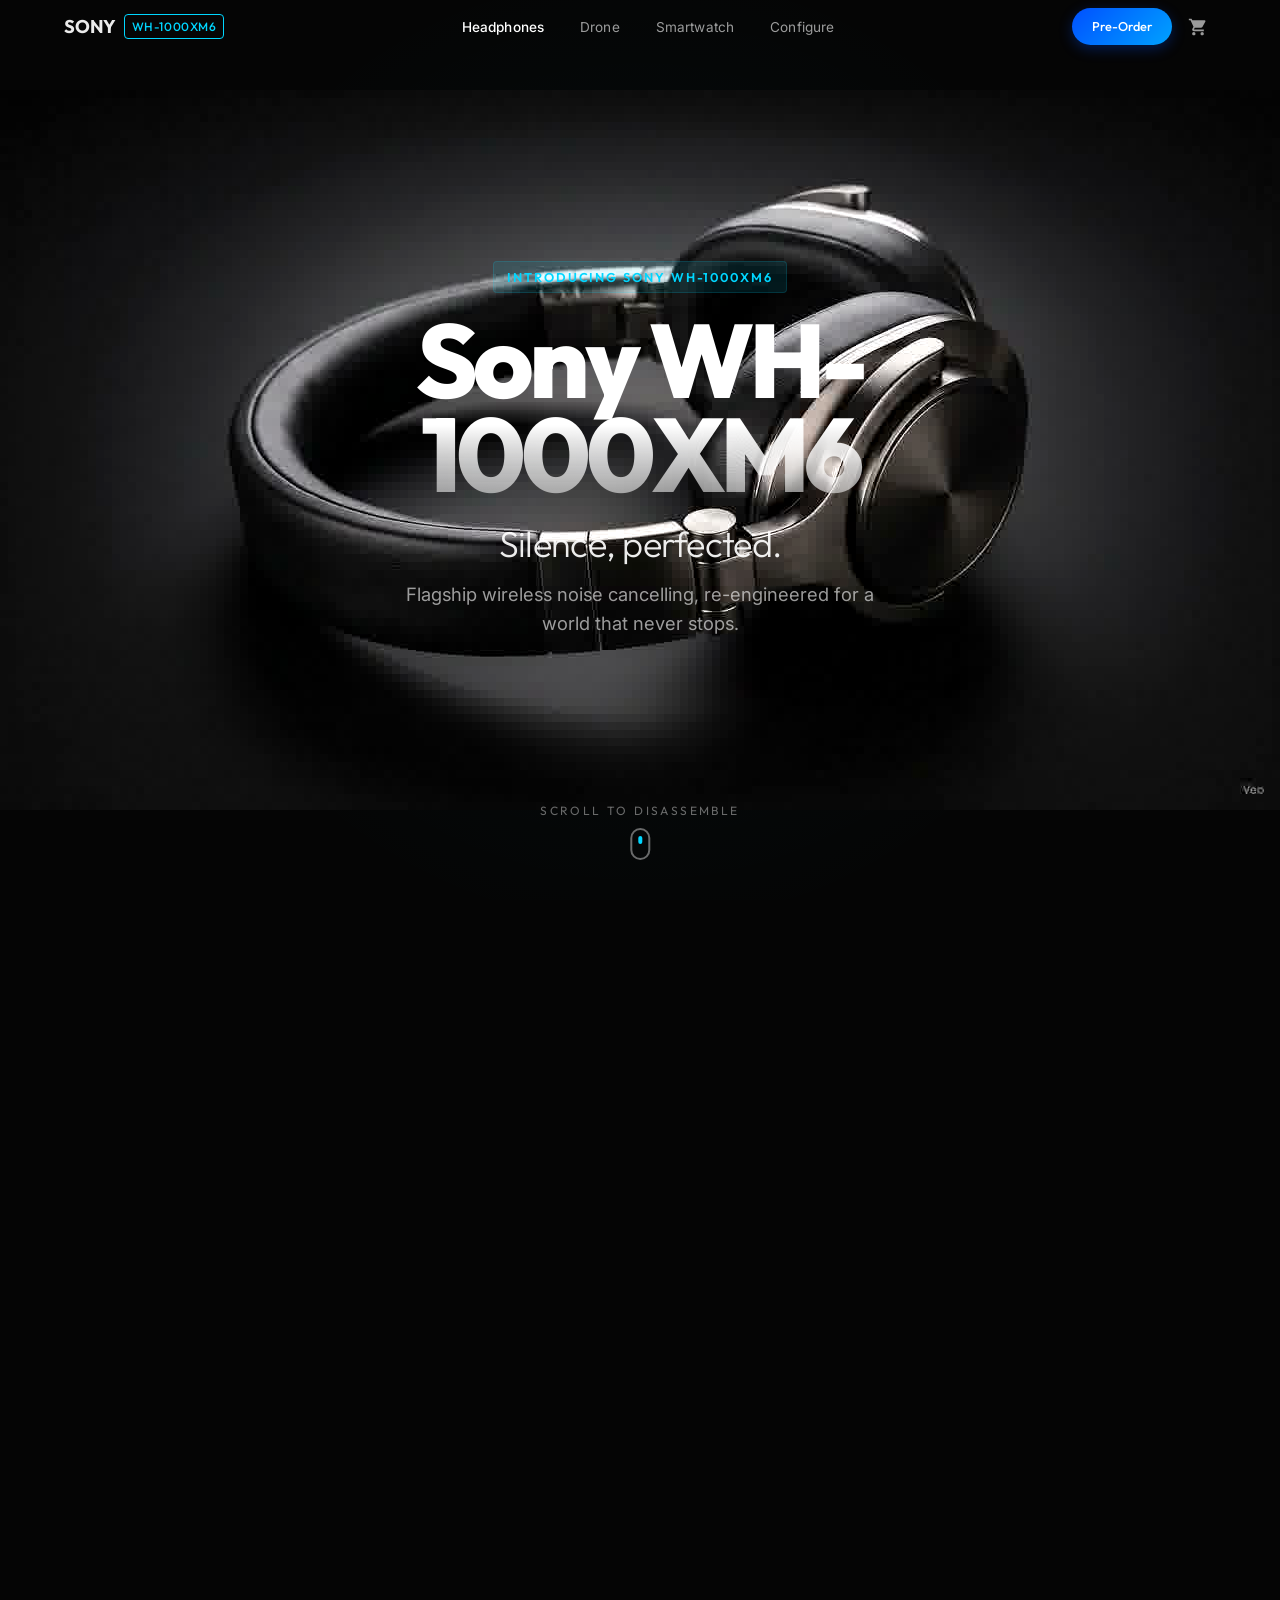
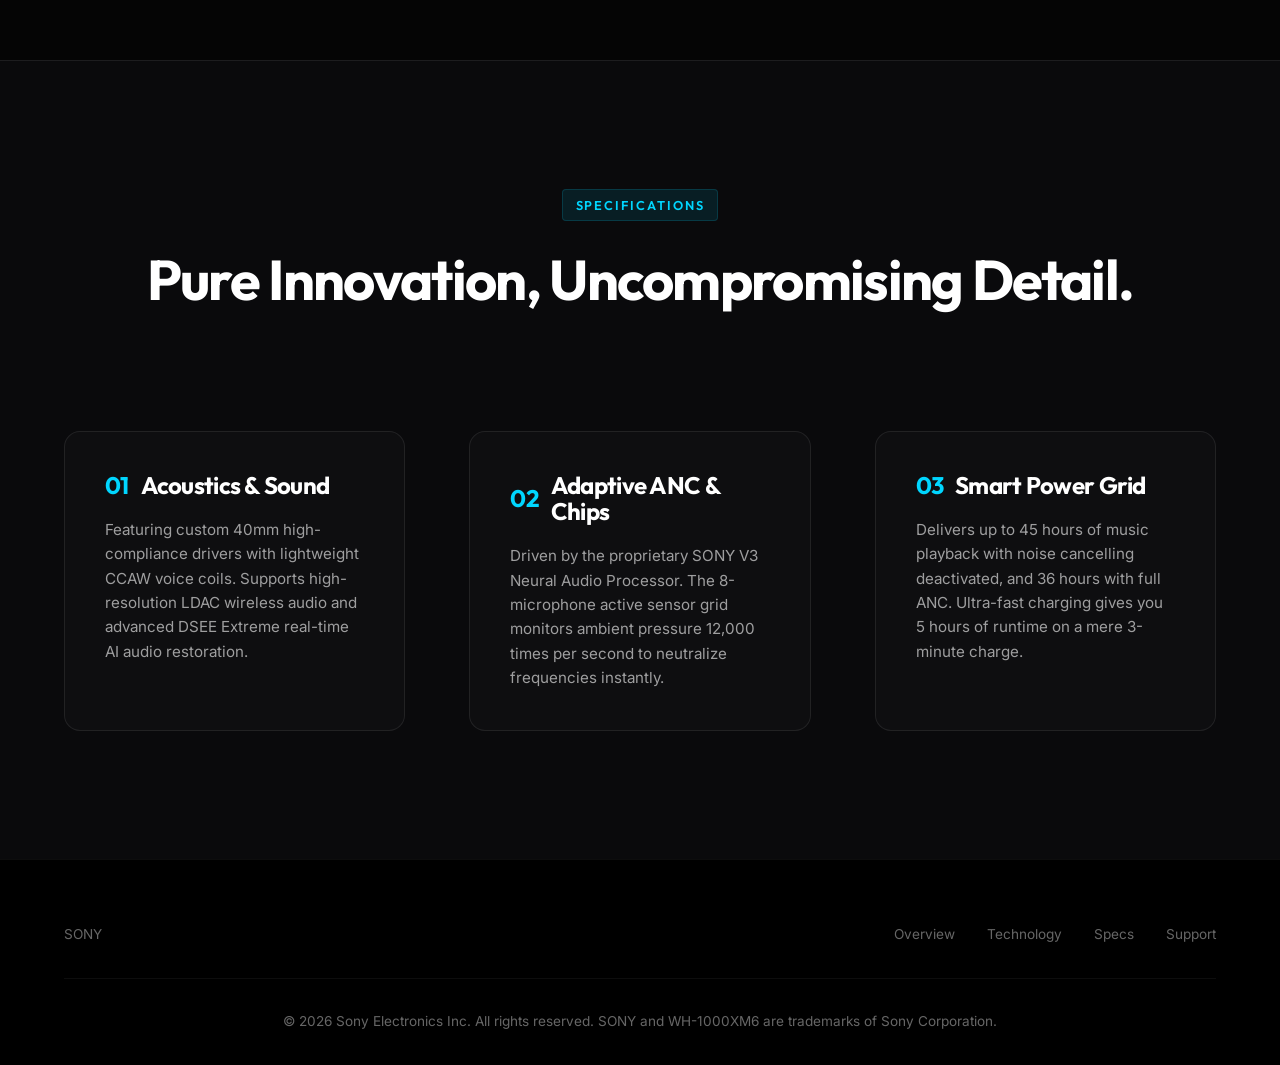
<file: index.html>
<!DOCTYPE html>
<html lang="en">
<head>
  <meta charset="UTF-8">
  <meta name="viewport" content="width=device-width, initial-scale=1.0">
  <meta name="description" content="Experience the Sony WH-1000XM6. Ultra-premium flagship noise-cancelling headphones featuring studio-grade clarity, adaptive noise cancellation, and luxury design.">
  <title>Sony WH-1000XM6 — Silence, Perfected.</title>
  <link rel="stylesheet" href="./styles.css">
</head>
<body>

  <!-- Cinematic Preloader -->
  <div id="preloader">
    <div class="loader-logo">SONY</div>
    <div class="loader-track">
      <div class="loader-bar" id="loaderBar"></div>
    </div>
    <div class="loader-percentage" id="loaderPercent">0%</div>
  </div>

  <nav class="navbar" id="navbar">
    <a href="./index.html#overview" class="nav-logo">
      SONY <span>WH-1000XM6</span>
    </a>
    <ul class="nav-links">
      <li><a href="./index.html" style="color: #ffffff; font-weight: 500;">Headphones</a></li>
      <li><a href="./drone.html">Drone</a></li>
      <li><a href="./watch.html">Smartwatch</a></li>
      <li><a href="./shop.html">Configure</a></li>
    </ul>
    <div style="display: flex; align-items: center;">
      <a href="./shop.html" class="nav-cta">Pre-Order</a>
      <button class="nav-cart-btn" id="navCartBtn" aria-label="Shopping Bag">
        <svg viewBox="0 0 24 24"><path d="M7 18c-1.1 0-1.99.9-1.99 2S5.9 22 7 22s2-.9 2-2-.9-2-2-2zM1 2v2h2l3.6 7.59-1.35 2.45c-.16.28-.25.61-.25.96 0 1.1.9 2 2 2h12v-2H7.42c-.14 0-.25-.11-.25-.25l.03-.12.9-1.63h7.45c.75 0 1.41-.41 1.75-1.03l3.58-6.49c.08-.14.12-.31.12-.48 0-.55-.45-1-1-1H5.21l-.94-2H1zm16 16c-1.1 0-1.99.9-1.99 2s.89 2 1.99 2 2-.9 2-2-.9-2-2-2z"/></svg>
        <span class="cart-badge" id="cartBadge" style="display: none;">0</span>
      </button>
    </div>
  </nav>

  <!-- Main Scrollytelling Section -->
  <div class="scrolly-container" id="overview">
    <!-- Pinned Viewport -->
    <div class="viewport-sticky">
      <!-- Ambient Glow behind Headphones -->
      <div class="glow-background" id="ambientGlow"></div>

      <!-- Scroll Mouse Hint (visible at top) -->
      <div class="scroll-hint" id="scrollHint">
        <span>Scroll to disassemble</span>
        <div class="scroll-mouse">
          <div class="scroll-wheel"></div>
        </div>
      </div>

      <!-- Canvas for image-sequence drawing -->
      <div class="canvas-wrapper">
        <canvas id="canvas3d"></canvas>
      </div>

      <!-- Narrative Text Overlays -->
      <div class="overlays-container">
        
        <!-- Beat 1: Hero Intro (0% - 15%) -->
        <section class="scroll-section scroll-section-center" style="z-index: 5;">
          <div class="content-block active" id="beat-hero">
            <span class="badge">Introducing SONY WH-1000XM6</span>
            <h1 class="hero-title">Sony WH-1000XM6</h1>
            <h2 class="hero-subtitle">Silence, perfected.</h2>
            <p class="hero-tagline">Flagship wireless noise cancelling, re-engineered for a world that never stops.</p>
          </div>
        </section>

        <!-- Beat 2: Engineering Reveal (15% - 40%) -->
        <section class="scroll-section scroll-section-left">
          <div class="content-block" id="beat-engineering">
            <span class="badge">Acoustic Architecture</span>
            <h2 class="section-title">Precision-engineered for <span>silence</span>.</h2>
            <p class="body-desc">Custom drivers, sealed acoustic chambers, and optimized airflow deliver studio-grade clarity.</p>
            <p class="body-desc" style="color: var(--text-muted);">Every component is tuned for balance, power, and comfort — hour after hour.</p>
          </div>
        </section>

        <!-- Beat 3: Noise Cancelling & Mics (40% - 65%) -->
        <section class="scroll-section scroll-section-right">
          <div class="content-block" id="beat-anc">
            <span class="badge">Adaptive ANC</span>
            <h2 class="section-title">Adaptive noise cancelling, <span>redefined</span>.</h2>
            <ul class="feature-list">
              <li class="feature-item">
                <span class="feature-icon"></span>
                <span>Multi-microphone array listens in every direction.</span>
              </li>
              <li class="feature-item">
                <span class="feature-icon"></span>
                <span>Real-time noise analysis adjusts to your environment.</span>
              </li>
              <li class="feature-item">
                <span class="feature-icon"></span>
                <span>Your music stays pure—planes, trains, and crowds fade away.</span>
              </li>
            </ul>
          </div>
        </section>

        <!-- Beat 4: Sound & Upscaling (65% - 80%) -->
        <section class="scroll-section scroll-section-left">
          <div class="content-block" id="beat-sound">
            <span class="badge">High-Resolution Audio</span>
            <h2 class="section-title">Immersive, <span>lifelike</span> sound.</h2>
            <p class="body-desc">High-performance drivers unlock detail, depth, and texture in every track.</p>
            <p class="body-desc" style="color: var(--text-muted);">AI-enhanced upscaling restores clarity to compressed audio, so every note feels alive.</p>
          </div>
        </section>

        <!-- Beat 5: Reassembly & CTA (80% - 100%) -->
        <section class="scroll-section scroll-section-center">
          <div class="content-block" id="beat-cta">
            <span class="badge">The New Standard</span>
            <h2 class="section-title">Hear everything.<br><span>Feel nothing else.</span></h2>
            <p class="body-desc" style="max-width: 600px; margin: 0 auto 2rem auto;">WH-1000XM6. Designed for focus, crafted for comfort.</p>
            <div>
              <a href="#preorder" class="btn-primary">Experience WH-1000XM6</a>
              <a href="#specs" class="btn-secondary">See full specs</a>
            </div>
            <p class="cta-subtext">Engineered for airports, offices, and everything in between.</p>
          </div>
        </section>

      </div>
    </div>
  </div>

  <!-- Technical Specifications Section -->
  <section class="specs-section" id="specs">
    <div class="specs-grid">
      <div class="specs-header">
        <span class="badge">Specifications</span>
        <h2 class="section-title" style="margin-top: 0.5rem;">Pure Innovation, Uncompromising Detail.</h2>
      </div>

      <div class="specs-card">
        <h3><span>01</span> Acoustics & Sound</h3>
        <p>Featuring custom 40mm high-compliance drivers with lightweight CCAW voice coils. Supports high-resolution LDAC wireless audio and advanced DSEE Extreme real-time AI audio restoration.</p>
      </div>

      <div class="specs-card">
        <h3><span>02</span> Adaptive ANC & Chips</h3>
        <p>Driven by the proprietary SONY V3 Neural Audio Processor. The 8-microphone active sensor grid monitors ambient pressure 12,000 times per second to neutralize frequencies instantly.</p>
      </div>

      <div class="specs-card">
        <h3><span>03</span> Smart Power Grid</h3>
        <p>Delivers up to 45 hours of music playback with noise cancelling deactivated, and 36 hours with full ANC. Ultra-fast charging gives you 5 hours of runtime on a mere 3-minute charge.</p>
      </div>
    </div>
  </section>

  <!-- Footer -->
  <footer>
    <div class="footer-content">
      <div class="footer-logo">SONY</div>
      <div class="footer-links">
        <a href="#overview">Overview</a>
        <a href="#technology">Technology</a>
        <a href="#specs">Specs</a>
        <a href="#">Support</a>
      </div>
    </div>
    <div class="footer-copyright">
      <p>&copy; 2026 Sony Electronics Inc. All rights reserved. SONY and WH-1000XM6 are trademarks of Sony Corporation.</p>
    </div>
  </footer>

  <script src="./app.js"></script>
  <script src="./cart.js"></script>
</body>
</html>
</file>
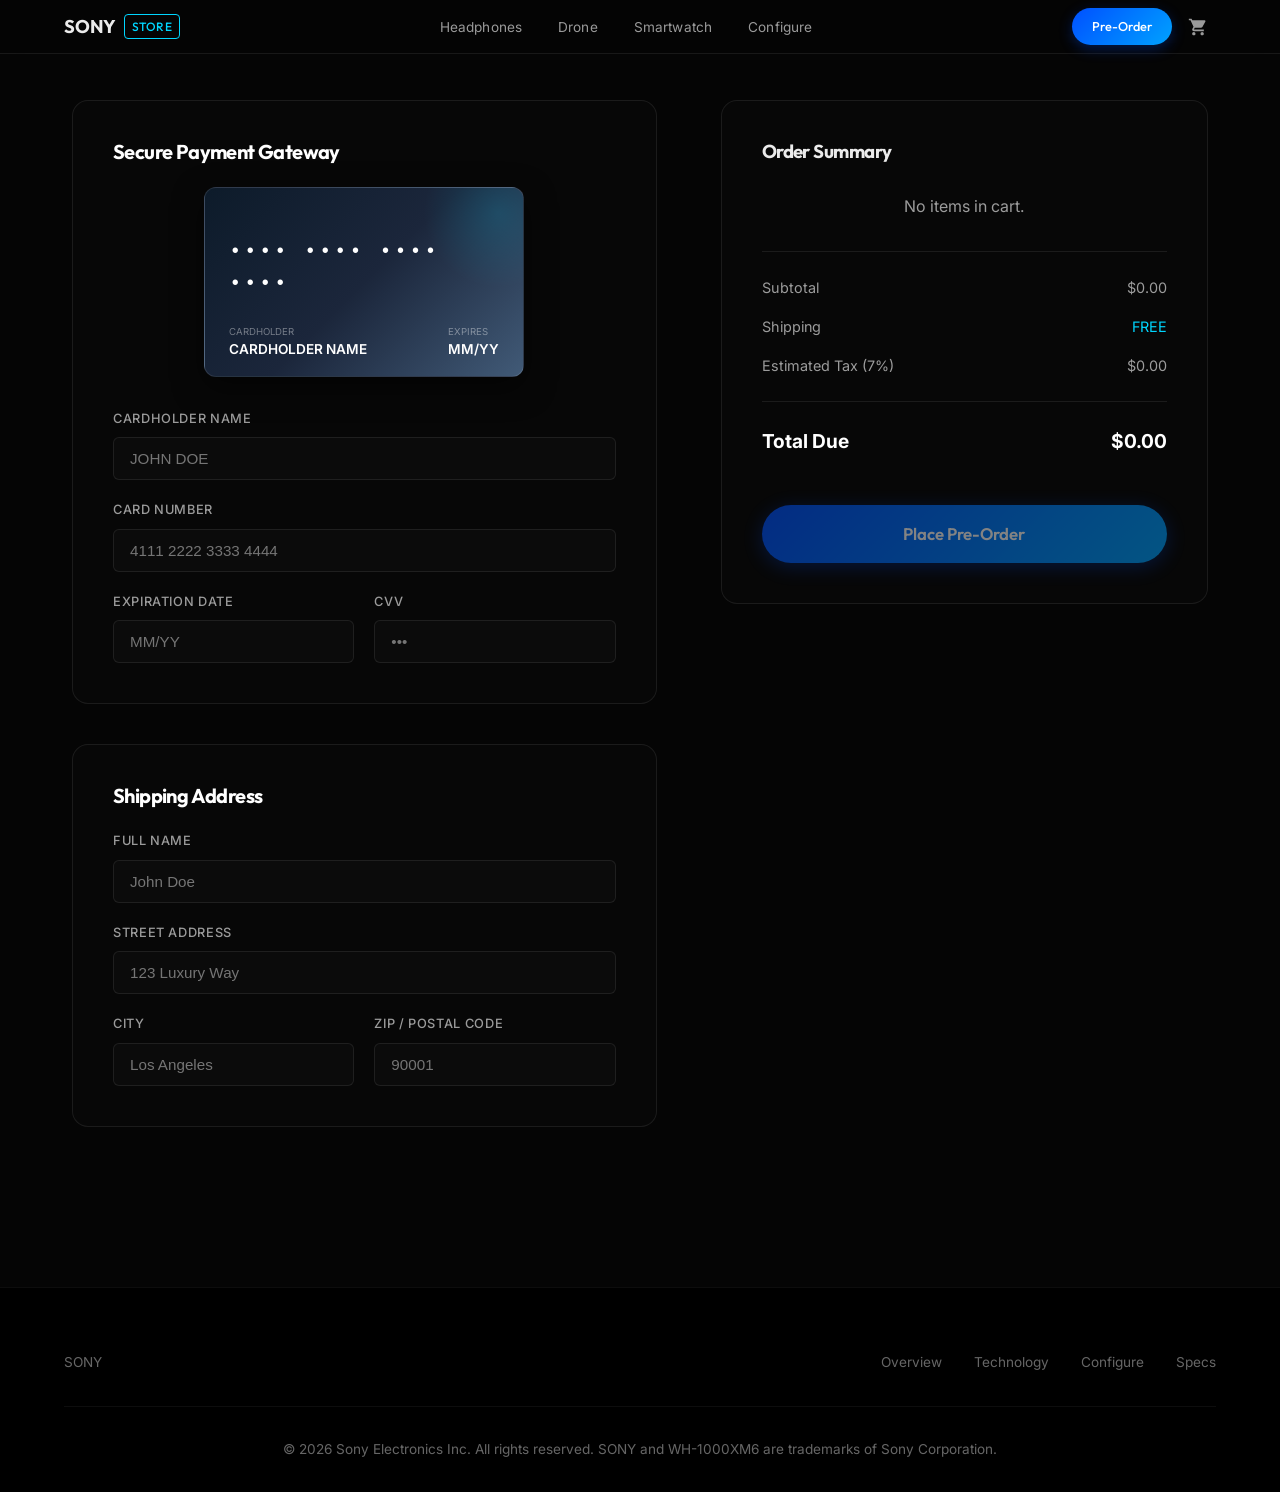
<file: checkout.html>
<!DOCTYPE html>
<html lang="en">
<head>
  <meta charset="UTF-8">
  <meta name="viewport" content="width=device-width, initial-scale=1.0">
  <meta name="description" content="Securely complete your pre-order checkout for the Sony WH-1000XM6.">
  <title>Sony WH-1000XM6 — Checkout Gateway</title>
  <link rel="stylesheet" href="./styles.css">
</head>
<body>

  <!-- Apple-Style Translucent Navbar -->
  <nav class="navbar navbar-scrolled" id="navbar" style="opacity: 1;">
    <a href="./index.html#overview" class="nav-logo">
      SONY <span>STORE</span>
    </a>
    <ul class="nav-links">
      <li><a href="./index.html">Headphones</a></li>
      <li><a href="./drone.html">Drone</a></li>
      <li><a href="./watch.html">Smartwatch</a></li>
      <li><a href="./shop.html">Configure</a></li>
    </ul>
    <div style="display: flex; align-items: center;">
      <a href="./shop.html" class="nav-cta">Pre-Order</a>
      <button class="nav-cart-btn" id="navCartBtn" aria-label="Shopping Bag">
        <svg viewBox="0 0 24 24"><path d="M7 18c-1.1 0-1.99.9-1.99 2S5.9 22 7 22s2-.9 2-2-.9-2-2-2zM1 2v2h2l3.6 7.59-1.35 2.45c-.16.28-.25.61-.25.96 0 1.1.9 2 2 2h12v-2H7.42c-.14 0-.25-.11-.25-.25l.03-.12.9-1.63h7.45c.75 0 1.41-.41 1.75-1.03l3.58-6.49c.08-.14.12-.31.12-.48 0-.55-.45-1-1-1H5.21l-.94-2H1zm16 16c-1.1 0-1.99.9-1.99 2s.89 2 1.99 2 2-.9 2-2-.9-2-2-2z"/></svg>
        <span class="cart-badge" id="cartBadge" style="display: none;">0</span>
      </button>
    </div>
  </nav>

  <!-- Checkout Grid Container -->
  <div class="page-container">
    <div class="checkout-layout">
      
      <!-- Left Column: Checkout Forms -->
      <div class="checkout-form-section">
        
        <!-- Card Preview & Payment Input -->
        <div class="checkout-card">
          <h3>Secure Payment Gateway</h3>
          
          <!-- Live Credit Card Mockup -->
          <div class="card-preview-wrapper">
            <div class="credit-card-mockup">
              <div class="card-chip"></div>
              <div class="card-number-display" id="cardNumPreview">•••• •••• •••• ••••</div>
              <div class="card-bottom-row">
                <div class="card-holder-info">
                  <span>Cardholder</span>
                  <span id="cardNamePreview">CARDHOLDER NAME</span>
                </div>
                <div class="card-expiry-info">
                  <span>Expires</span>
                  <span id="cardExpiryPreview">MM/YY</span>
                </div>
              </div>
            </div>
          </div>

          <!-- Payment Form Fields -->
          <div class="form-grid">
            <div class="form-group form-group-full">
              <label for="cardNameInput">Cardholder Name</label>
              <input type="text" id="cardNameInput" placeholder="JOHN DOE" autocomplete="cc-name">
              <span class="form-error" id="cardNameError">Please enter the cardholder name</span>
            </div>
            <div class="form-group form-group-full">
              <label for="cardNumInput">Card Number</label>
              <input type="text" id="cardNumInput" placeholder="4111 2222 3333 4444" maxlength="19" autocomplete="cc-number">
              <span class="form-error" id="cardNumError">Please enter a valid 16-digit card number</span>
            </div>
            <div class="form-group">
              <label for="cardExpiryInput">Expiration Date</label>
              <input type="text" id="cardExpiryInput" placeholder="MM/YY" maxlength="5" autocomplete="cc-exp">
              <span class="form-error" id="cardExpiryError">Invalid date (MM/YY)</span>
            </div>
            <div class="form-group">
              <label for="cardCvvInput">CVV</label>
              <input type="password" id="cardCvvInput" placeholder="•••" maxlength="4" autocomplete="cc-csc">
              <span class="form-error" id="cardCvvError">Enter 3 or 4 digits</span>
            </div>
          </div>
        </div>

        <!-- Shipping Address Form -->
        <div class="checkout-card" style="margin-bottom: 4rem;">
          <h3>Shipping Address</h3>
          <div class="form-grid">
            <div class="form-group form-group-full">
              <label for="shipName">Full Name</label>
              <input type="text" id="shipName" placeholder="John Doe">
              <span class="form-error" id="shipNameError">Full name is required</span>
            </div>
            <div class="form-group form-group-full">
              <label for="shipAddress">Street Address</label>
              <input type="text" id="shipAddress" placeholder="123 Luxury Way">
              <span class="form-error" id="shipAddressError">Street address is required</span>
            </div>
            <div class="form-group">
              <label for="shipCity">City</label>
              <input type="text" id="shipCity" placeholder="Los Angeles">
              <span class="form-error" id="shipCityError">City is required</span>
            </div>
            <div class="form-group">
              <label for="shipZip">ZIP / Postal Code</label>
              <input type="text" id="shipZip" placeholder="90001">
              <span class="form-error" id="shipZipError">ZIP code is required</span>
            </div>
          </div>
        </div>

      </div>

      <!-- Right Column: Order Summary sticky -->
      <div class="checkout-summary-column">
        <div class="summary-card">
          <h3 style="margin-bottom: 2rem;">Order Summary</h3>
          
          <div class="summary-items" id="summaryItemsList">
            <!-- Dynamically populated -->
          </div>

          <div class="summary-divider"></div>

          <div class="summary-item-row">
            <span>Subtotal</span>
            <span id="summarySubtotal">$0.00</span>
          </div>
          <div class="summary-item-row">
            <span>Shipping</span>
            <span style="color: var(--accent-cyan);">FREE</span>
          </div>
          <div class="summary-item-row">
            <span>Estimated Tax (7%)</span>
            <span id="summaryTax">$0.00</span>
          </div>

          <div class="summary-divider"></div>

          <div class="summary-item-row" style="font-size: 1.2rem; font-weight: 700; color: #ffffff;">
            <span>Total Due</span>
            <span id="summaryTotal">$0.00</span>
          </div>

          <button class="btn-primary" id="placeOrderBtn" style="width: 100%; text-align: center; margin-top: 2rem; padding: 1.15rem; font-size: 1.05rem;">Place Pre-Order</button>
        </div>
      </div>

    </div>
  </div>

  <!-- Order Success Overlay -->
  <div class="success-overlay" id="successOverlay">
    <div class="success-content">
      <div class="success-icon">
        <svg viewBox="0 0 24 24"><path fill="currentColor" d="M9 16.17L4.83 12l-1.42 1.41L9 19 21 7l-1.41-1.41z"/></svg>
      </div>
      <h2 style="font-size: 2.25rem; font-weight: 700; margin-bottom: 1rem; color: #ffffff;">Pre-Order Secured</h2>
      <p class="body-desc">Thank you for your pre-order. We have charged your card and sent a confirmation invoice. SONY WH-1000XM6 will ship to you as soon as they launch in September 2026.</p>
      <a href="./index.html" class="btn-primary" style="margin-top: 2rem; width: 100%; text-align: center;">Return to Home</a>
    </div>
  </div>

  <!-- Footer -->
  <footer>
    <div class="footer-content">
      <div class="footer-logo">SONY</div>
      <div class="footer-links">
        <a href="./index.html#overview">Overview</a>
        <a href="./tech.html">Technology</a>
        <a href="./shop.html">Configure</a>
        <a href="./index.html#specs">Specs</a>
      </div>
    </div>
    <div class="footer-copyright">
      <p>&copy; 2026 Sony Electronics Inc. All rights reserved. SONY and WH-1000XM6 are trademarks of Sony Corporation.</p>
    </div>
  </footer>

  <script src="./cart.js"></script>
  <script>
    document.addEventListener('DOMContentLoaded', () => {
      // Inputs
      const cardNameInput = document.getElementById('cardNameInput');
      const cardNumInput = document.getElementById('cardNumInput');
      const cardExpiryInput = document.getElementById('cardExpiryInput');
      const cardCvvInput = document.getElementById('cardCvvInput');

      const shipName = document.getElementById('shipName');
      const shipAddress = document.getElementById('shipAddress');
      const shipCity = document.getElementById('shipCity');
      const shipZip = document.getElementById('shipZip');

      // Previews
      const cardNamePreview = document.getElementById('cardNamePreview');
      const cardNumPreview = document.getElementById('cardNumPreview');
      const cardExpiryPreview = document.getElementById('cardExpiryPreview');

      // Checkout elements
      const summaryItemsList = document.getElementById('summaryItemsList');
      const summarySubtotal = document.getElementById('summarySubtotal');
      const summaryTax = document.getElementById('summaryTax');
      const summaryTotal = document.getElementById('summaryTotal');
      const placeOrderBtn = document.getElementById('placeOrderBtn');
      const successOverlay = document.getElementById('successOverlay');

      // Draw Checkout items
      function drawSummary() {
        const cart = window.getCart ? window.getCart() : [];
        
        if (cart.length === 0) {
          summaryItemsList.innerHTML = '<div style="color: var(--text-secondary); text-align: center;">No items in cart.</div>';
          placeOrderBtn.disabled = true;
          placeOrderBtn.style.opacity = '0.5';
          placeOrderBtn.style.cursor = 'not-allowed';
          return;
        }

        let itemsHtml = '';
        let subtotalVal = 0;

        cart.forEach(item => {
          const itemTotal = item.price * item.qty;
          subtotalVal += itemTotal;
          itemsHtml += `
            <div class="summary-item-row">
              <span class="summary-item-name">${item.title} <span style="font-size: 0.8rem; color: var(--text-secondary);">(${item.color} / ${item.pkg})</span></span>
              <span>x${item.qty} $${itemTotal.toFixed(2)}</span>
            </div>
          `;
        });

        summaryItemsList.innerHTML = itemsHtml;
        summarySubtotal.innerText = `$${subtotalVal.toFixed(2)}`;
        
        const taxVal = subtotalVal * 0.07;
        summaryTax.innerText = `$${taxVal.toFixed(2)}`;
        
        const totalVal = subtotalVal + taxVal;
        summaryTotal.innerText = `$${totalVal.toFixed(2)}`;
      }

      // Live credit card visual updates
      cardNameInput.addEventListener('input', () => {
        cardNamePreview.innerText = cardNameInput.value.toUpperCase() || 'CARDHOLDER NAME';
      });

      cardNumInput.addEventListener('input', () => {
        // Auto format with spaces (e.g. 4111 2222 3333 4444)
        let val = cardNumInput.value.replace(/\s+/g, '').replace(/[^0-9]/gi, '');
        let formatted = '';
        for (let i = 0; i < val.length; i++) {
          if (i > 0 && i % 4 === 0) {
            formatted += ' ';
          }
          formatted += val[i];
        }
        cardNumInput.value = formatted;
        cardNumPreview.innerText = formatted || '•••• •••• •••• ••••';
      });

      cardExpiryInput.addEventListener('input', () => {
        // Auto format with slash (MM/YY)
        let val = cardExpiryInput.value.replace(/\//g, '').replace(/[^0-9]/gi, '');
        if (val.length >= 2) {
          cardExpiryInput.value = val.slice(0, 2) + '/' + val.slice(2, 4);
        } else {
          cardExpiryInput.value = val;
        }
        cardExpiryPreview.innerText = cardExpiryInput.value || 'MM/YY';
      });

      // Submit checkout form
      placeOrderBtn.addEventListener('click', (e) => {
        e.preventDefault();
        
        // Clear previous error styles
        document.querySelectorAll('.form-error').forEach(el => el.style.display = 'none');
        document.querySelectorAll('.form-group input').forEach(el => el.style.borderColor = '');

        let hasError = false;

        // Payment validation
        if (!cardNameInput.value.trim()) {
          showError('cardName', true);
          hasError = true;
        }
        if (cardNumInput.value.replace(/\s/g, '').length < 16) {
          showError('cardNum', true);
          hasError = true;
        }
        if (cardExpiryInput.value.length < 5) {
          showError('cardExpiry', true);
          hasError = true;
        }
        if (cardCvvInput.value.length < 3) {
          showError('cardCvv', true);
          hasError = true;
        }

        // Shipping validation
        if (!shipName.value.trim()) {
          showError('shipName', true);
          hasError = true;
        }
        if (!shipAddress.value.trim()) {
          showError('shipAddress', true);
          hasError = true;
        }
        if (!shipCity.value.trim()) {
          showError('shipCity', true);
          hasError = true;
        }
        if (!shipZip.value.trim()) {
          showError('shipZip', true);
          hasError = true;
        }

        if (hasError) return;

        // Form is valid! Complete pre-order
        // Clear local storage cart
        if (window.saveCart) {
          window.saveCart([]);
        }

        // Trigger Success overlay
        successOverlay.classList.add('active');
      });

      function showError(idPrefix, state) {
        const errorEl = document.getElementById(`${idPrefix}Error`);
        const inputEl = document.getElementById(`${idPrefix}Input`) || document.getElementById(idPrefix);
        
        if (state) {
          if (errorEl) errorEl.style.display = 'block';
          if (inputEl) inputEl.style.borderColor = 'rgba(255, 50, 50, 0.7)';
        }
      }

      drawSummary();
    });
  </script>
</body>
</html>
</file>
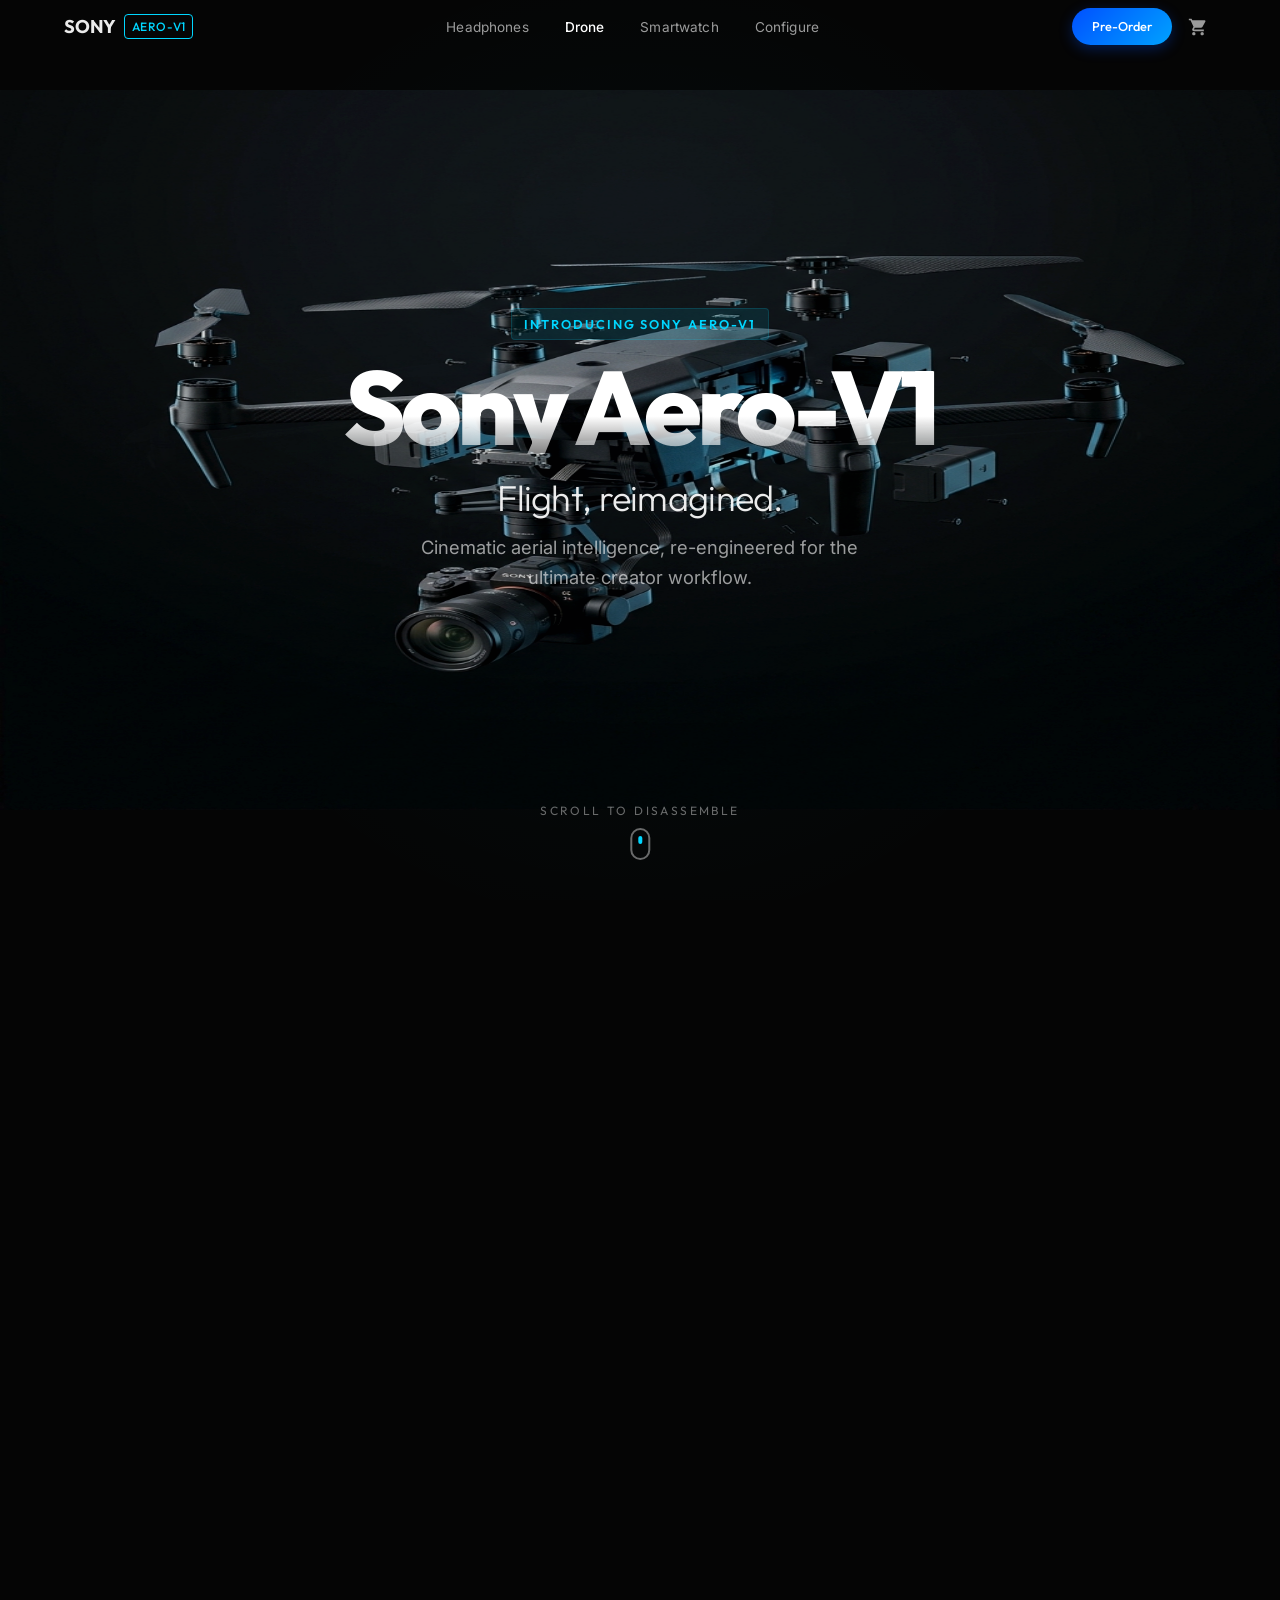
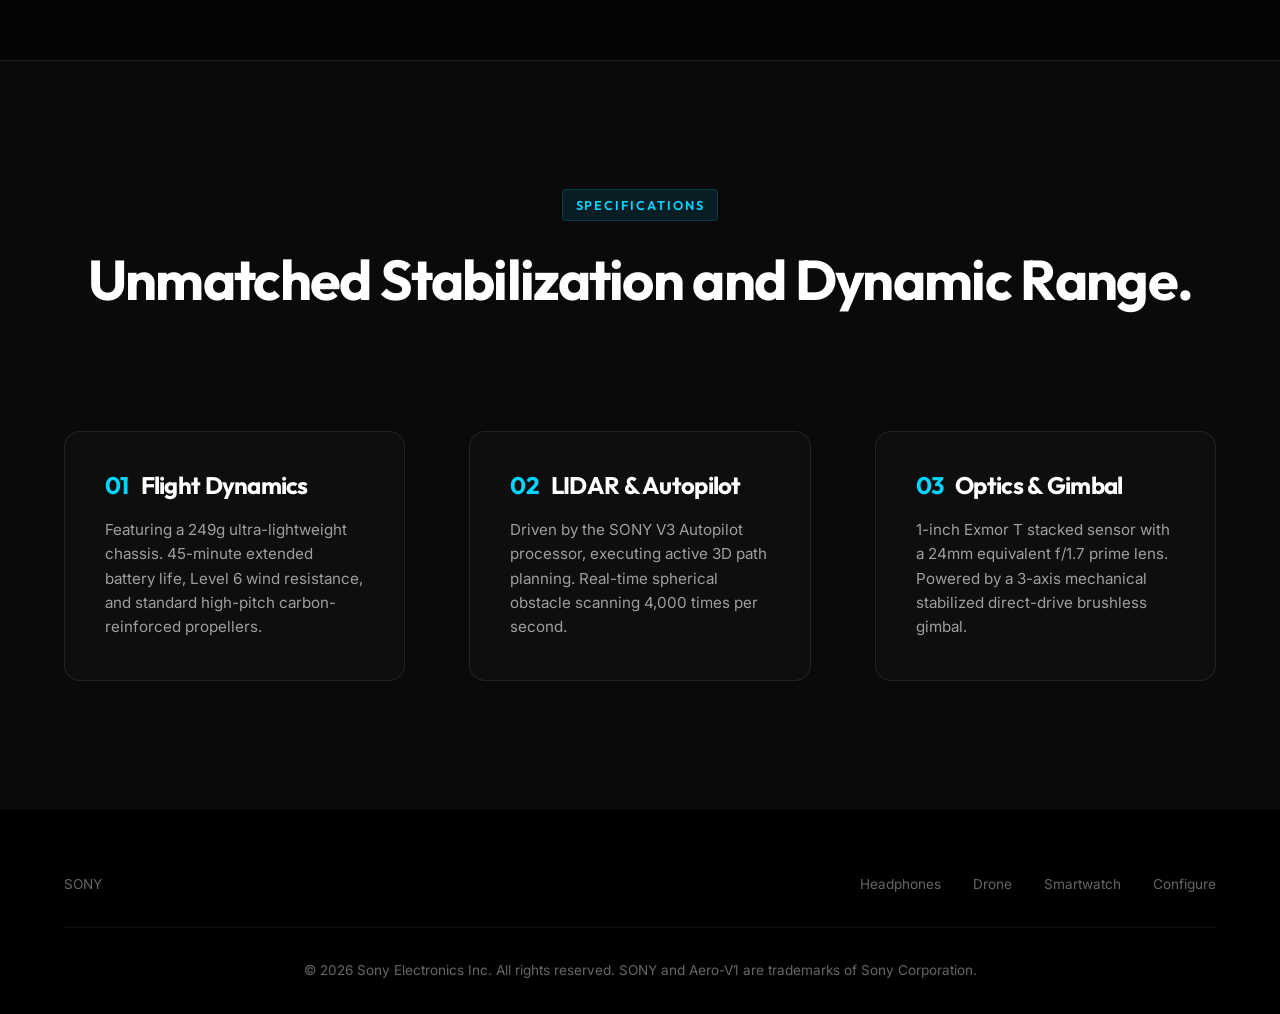
<file: drone.html>
<!DOCTYPE html>
<html lang="en">
<head>
  <meta charset="UTF-8">
  <meta name="viewport" content="width=device-width, initial-scale=1.0">
  <meta name="description" content="Experience the Sony Aero-V1. Premium cinematic drone featuring spherical LiDAR collision avoidance and 1-inch Exmor T optics.">
  <title>Sony Aero-V1 Drone — Flight, Reimagined.</title>
  <link rel="stylesheet" href="./styles.css">
</head>
<body>

  <!-- Cinematic Preloader -->
  <div id="preloader">
    <div class="loader-logo">SONY</div>
    <div class="loader-track">
      <div class="loader-bar" id="loaderBar"></div>
    </div>
    <div class="loader-percentage" id="loaderPercent">0%</div>
  </div>

  <!-- Apple-Style Translucent Navbar -->
  <nav class="navbar" id="navbar">
    <a href="./index.html#overview" class="nav-logo">
      SONY <span>AERO-V1</span>
    </a>
    <ul class="nav-links">
      <li><a href="./index.html">Headphones</a></li>
      <li><a href="./drone.html" style="color: #ffffff; font-weight: 500;">Drone</a></li>
      <li><a href="./watch.html">Smartwatch</a></li>
      <li><a href="./shop.html?product=drone">Configure</a></li>
    </ul>
    <div style="display: flex; align-items: center;">
      <a href="./shop.html?product=drone" class="nav-cta">Pre-Order</a>
      <button class="nav-cart-btn" id="navCartBtn" aria-label="Shopping Bag">
        <svg viewBox="0 0 24 24"><path d="M7 18c-1.1 0-1.99.9-1.99 2S5.9 22 7 22s2-.9 2-2-.9-2-2-2zM1 2v2h2l3.6 7.59-1.35 2.45c-.16.28-.25.61-.25.96 0 1.1.9 2 2 2h12v-2H7.42c-.14 0-.25-.11-.25-.25l.03-.12.9-1.63h7.45c.75 0 1.41-.41 1.75-1.03l3.58-6.49c.08-.14.12-.31.12-.48 0-.55-.45-1-1-1H5.21l-.94-2H1zm16 16c-1.1 0-1.99.9-1.99 2s.89 2 1.99 2 2-.9 2-2-.9-2-2-2z"/></svg>
        <span class="cart-badge" id="cartBadge" style="display: none;">0</span>
      </button>
    </div>
  </nav>

  <!-- Main Scrollytelling Section -->
  <div class="scrolly-container" id="overview">
    <div class="viewport-sticky">
      <!-- Ambient Glow behind Drone -->
      <div class="glow-background" id="ambientGlow"></div>

      <!-- Scroll Hint -->
      <div class="scroll-hint" id="scrollHint">
        <span>Scroll to disassemble</span>
        <div class="scroll-mouse">
          <div class="scroll-wheel"></div>
        </div>
      </div>

      <!-- Canvas for image-sequence drawing -->
      <div class="canvas-wrapper">
        <canvas id="canvas3d"></canvas>
      </div>

      <!-- Narrative Text Overlays -->
      <div class="overlays-container">
        
        <!-- Beat 1: Hero Intro (0% - 15%) -->
        <section class="scroll-section scroll-section-center" style="z-index: 5;">
          <div class="content-block active" id="beat-hero">
            <span class="badge">Introducing SONY AERO-V1</span>
            <h1 class="hero-title">Sony Aero-V1</h1>
            <h2 class="hero-subtitle">Flight, reimagined.</h2>
            <p class="hero-tagline">Cinematic aerial intelligence, re-engineered for the ultimate creator workflow.</p>
          </div>
        </section>

        <!-- Beat 2: Engineering Reveal (15% - 40%) -->
        <section class="scroll-section scroll-section-left">
          <div class="content-block" id="beat-engineering">
            <span class="badge">Structural Dynamics</span>
            <h2 class="section-title">Ultralight <span>Carbon Lattice</span></h2>
            <p class="body-desc">Precision-molded carbon fiber wings and composite landing gears offer extreme structural rigidity at a mere takeoff weight of 249g.</p>
            <p class="body-desc" style="color: var(--text-muted);">This enables up to 45 minutes of stable hovering flight, defying extreme wind conditions up to Level 6.</p>
          </div>
        </section>

        <!-- Beat 3: LiDAR array (40% - 65%) -->
        <section class="scroll-section scroll-section-right">
          <div class="content-block" id="beat-anc">
            <span class="badge">Sensory Grid</span>
            <h2 class="section-title">Spherical <span>LiDAR Array</span></h2>
            <p class="body-desc">Equipped with 360-degree LiDAR and dual forward binocular cameras to map surrounding obstacles in real-time.</p>
            <ul class="feature-list">
              <li class="feature-item">
                <span class="feature-icon"></span>
                <span>Active 3D spatial mapping protects your investment.</span>
              </li>
              <li class="feature-item">
                <span class="feature-icon"></span>
                <span>Navigates dense forests and tight indoor paths seamlessly.</span>
              </li>
            </ul>
          </div>
        </section>

        <!-- Beat 4: Sound & Optics (65% - 80%) -->
        <section class="scroll-section scroll-section-left">
          <div class="content-block" id="beat-sound">
            <span class="badge">Optics & Capture</span>
            <h2 class="section-title">1-inch <span>Exmor T Sensor</span></h2>
            <p class="body-desc">Features a high-dynamic range 1-inch sensor capable of 8K HDR filming at 60 frames per second.</p>
            <p class="body-desc" style="color: var(--text-muted);">With stacked pixel structures and low-noise processing, captures cinematic shots during sunset or high-contrast shadows.</p>
          </div>
        </section>

        <!-- Beat 5: Reassembly & CTA (80% - 100%) -->
        <section class="scroll-section scroll-section-center">
          <div class="content-block" id="beat-cta">
            <span class="badge">Pre-Order Aero-V1</span>
            <h2 class="section-title">Own the skies.<br><span>Secured today.</span></h2>
            <p class="body-desc" style="max-width: 600px; margin: 0 auto 2rem auto;">Sony Aero-V1. Includes custom pilot controller and flight cases.</p>
            <div>
              <a href="./shop.html?product=drone" class="btn-primary">Pre-order Aero-V1</a>
              <a href="./tech.html" class="btn-secondary">Technical Specs</a>
            </div>
            <p class="cta-subtext">Ships worldwide in September 2026. Fully refundable pre-orders.</p>
          </div>
        </section>

      </div>
    </div>
  </div>

  <!-- Tech Specs Summary Section -->
  <section class="specs-section">
    <div class="specs-grid">
      <div class="specs-header">
        <span class="badge">Specifications</span>
        <h2 class="section-title" style="margin-top: 0.5rem;">Unmatched Stabilization and Dynamic Range.</h2>
      </div>

      <div class="specs-card">
        <h3><span>01</span> Flight Dynamics</h3>
        <p>Featuring a 249g ultra-lightweight chassis. 45-minute extended battery life, Level 6 wind resistance, and standard high-pitch carbon-reinforced propellers.</p>
      </div>

      <div class="specs-card">
        <h3><span>02</span> LIDAR & Autopilot</h3>
        <p>Driven by the SONY V3 Autopilot processor, executing active 3D path planning. Real-time spherical obstacle scanning 4,000 times per second.</p>
      </div>

      <div class="specs-card">
        <h3><span>03</span> Optics & Gimbal</h3>
        <p>1-inch Exmor T stacked sensor with a 24mm equivalent f/1.7 prime lens. Powered by a 3-axis mechanical stabilized direct-drive brushless gimbal.</p>
      </div>
    </div>
  </section>

  <!-- Footer -->
  <footer>
    <div class="footer-content">
      <div class="footer-logo">SONY</div>
      <div class="footer-links">
        <a href="./index.html">Headphones</a>
        <a href="./drone.html">Drone</a>
        <a href="./watch.html">Smartwatch</a>
        <a href="./shop.html?product=drone">Configure</a>
      </div>
    </div>
    <div class="footer-copyright">
      <p>&copy; 2026 Sony Electronics Inc. All rights reserved. SONY and Aero-V1 are trademarks of Sony Corporation.</p>
    </div>
  </footer>

  <script src="./drone_app.js"></script>
  <script src="./cart.js"></script>
</body>
</html>
</file>
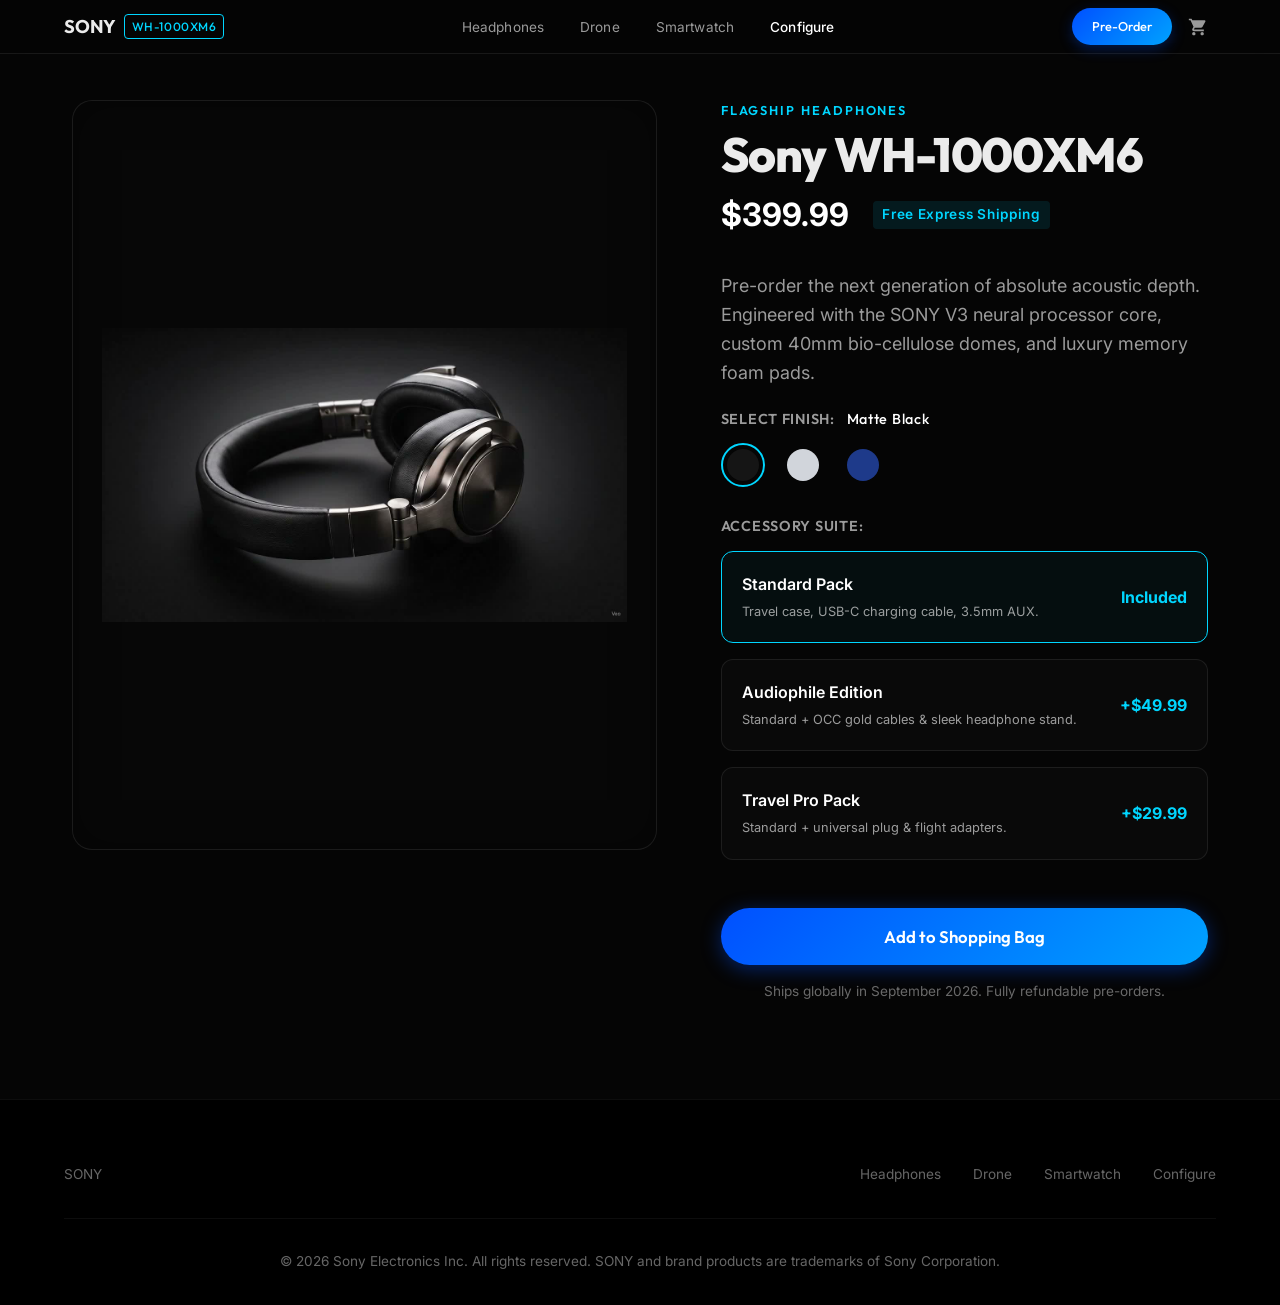
<file: shop.html>
<!DOCTYPE html>
<html lang="en">
<head>
  <meta charset="UTF-8">
  <meta name="viewport" content="width=device-width, initial-scale=1.0">
  <meta name="description" content="Configure and pre-order your Sony flagship electronics. Select custom finishes and premium packages.">
  <title>Sony Store — Configure Product</title>
  <link rel="stylesheet" href="./styles.css">
</head>
<body>

  <!-- Apple-Style Translucent Navbar -->
  <nav class="navbar navbar-scrolled" id="navbar" style="opacity: 1;">
    <a href="./index.html#overview" class="nav-logo" id="navLogo">
      SONY <span>STORE</span>
    </a>
    <ul class="nav-links">
      <li><a href="./index.html" id="navLinkHeadphones">Headphones</a></li>
      <li><a href="./drone.html" id="navLinkDrone">Drone</a></li>
      <li><a href="./watch.html" id="navLinkWatch">Smartwatch</a></li>
      <li><a href="./shop.html" style="color: #ffffff; font-weight: 500;">Configure</a></li>
    </ul>
    <div style="display: flex; align-items: center;">
      <a href="./shop.html" class="nav-cta" id="navCtaBuy">Pre-Order</a>
      <button class="nav-cart-btn" id="navCartBtn" aria-label="Shopping Bag">
        <svg viewBox="0 0 24 24"><path d="M7 18c-1.1 0-1.99.9-1.99 2S5.9 22 7 22s2-.9 2-2-.9-2-2-2zM1 2v2h2l3.6 7.59-1.35 2.45c-.16.28-.25.61-.25.96 0 1.1.9 2 2 2h12v-2H7.42c-.14 0-.25-.11-.25-.25l.03-.12.9-1.63h7.45c.75 0 1.41-.41 1.75-1.03l3.58-6.49c.08-.14.12-.31.12-.48 0-.55-.45-1-1-1H5.21l-.94-2H1zm16 16c-1.1 0-1.99.9-1.99 2s.89 2 1.99 2 2-.9 2-2-.9-2-2-2z"/></svg>
        <span class="cart-badge" id="cartBadge" style="display: none;">0</span>
      </button>
    </div>
  </nav>

  <!-- Page Main Container -->
  <div class="page-container">
    <div class="shop-layout">
      
      <!-- Left Column: Sticky Product Preview -->
      <div class="shop-visual-sticky">
        <img id="productPreview" class="tint-black" src="./ezgif-frame-001.jpg" alt="Product Preview">
      </div>

      <!-- Right Column: Configuration Controls -->
      <div class="shop-config-panel">
        <span class="product-tag" id="prodTag">Pre-Order Phase 1</span>
        <h1 class="product-title" id="prodTitle">Sony WH-1000XM6</h1>
        
        <div class="product-price-row">
          <span class="product-price" id="displayPrice">$399.99</span>
          <span style="font-size: 0.85rem; color: var(--accent-cyan); font-weight: 600; letter-spacing: 0.05em; background: rgba(0, 214, 255, 0.1); padding: 0.2rem 0.6rem; border-radius: 4px;">Free Express Shipping</span>
        </div>

        <p class="body-desc" id="prodDesc">Pre-order the next generation of absolute acoustic depth. Engineered with the dual V3 neural processor core, custom 40mm bio-cellulose domes, and luxury memory foam pads.</p>

        <!-- Configuration 1: Colorways -->
        <div class="config-group">
          <h3>Select Finish: <span id="selectedColorName" style="color: #ffffff; text-transform: none; font-weight: 500; margin-left: 0.5rem;">Matte Black</span></h3>
          <div class="color-picker" id="colorPickerContainer">
            <!-- Populated dynamically -->
          </div>
        </div>

        <!-- Configuration 2: Accessory Packages -->
        <div class="config-group" style="margin-bottom: 3rem;">
          <h3>Accessory Suite:</h3>
          <div class="option-cards" id="pkgCardsContainer">
            <!-- Populated dynamically -->
          </div>
        </div>

        <!-- Action CTA Button -->
        <button class="btn-primary" id="addCartBtn" style="width: 100%; text-align: center; font-size: 1.05rem; padding: 1.15rem;">Add to Shopping Bag</button>
        
        <p class="cta-subtext" style="text-align: center; margin-top: 1rem;">Ships globally in September 2026. Fully refundable pre-orders.</p>
      </div>

    </div>
  </div>

  <!-- Footer -->
  <footer>
    <div class="footer-content">
      <div class="footer-logo">SONY</div>
      <div class="footer-links">
        <a href="./index.html">Headphones</a>
        <a href="./drone.html">Drone</a>
        <a href="./watch.html">Smartwatch</a>
        <a href="./shop.html">Configure</a>
      </div>
    </div>
    <div class="footer-copyright">
      <p>&copy; 2026 Sony Electronics Inc. All rights reserved. SONY and brand products are trademarks of Sony Corporation.</p>
    </div>
  </footer>

  <script src="./cart.js"></script>
  <script>
    document.addEventListener('DOMContentLoaded', () => {
      // Configuration Schema Database
      const productsData = {
        headphones: {
          title: 'Sony WH-1000XM6',
          tag: 'Flagship Headphones',
          desc: 'Pre-order the next generation of absolute acoustic depth. Engineered with the SONY V3 neural processor core, custom 40mm bio-cellulose domes, and luxury memory foam pads.',
          price: 399.99,
          img: './ezgif-frame-001.jpg',
          colors: [
            { name: 'Matte Black', class: 'tint-black', colorCode: '#151515' },
            { name: 'Platinum Silver', class: 'tint-silver', colorCode: '#d1d5db' },
            { name: 'Midnight Blue', class: 'tint-blue', colorCode: '#1e3a8a' }
          ],
          packages: [
            { name: 'Standard Pack', price: 0.00, desc: 'Travel case, USB-C charging cable, 3.5mm AUX.' },
            { name: 'Audiophile Edition', price: 49.99, desc: 'Standard + OCC gold cables & sleek headphone stand.' },
            { name: 'Travel Pro Pack', price: 29.99, desc: 'Standard + universal plug & flight adapters.' }
          ]
        },
        drone: {
          title: 'Sony Aero-V1 Drone',
          tag: 'Cinematic Aerial Intelligence',
          desc: 'Explore new heights with stabilized 8K dynamic optics, spherical LiDAR collision prevention vectors, and 45-minute carbon flight times.',
          price: 999.99,
          img: './drone_1.png',
          colors: [
            { name: 'Matte Black', class: 'tint-black', colorCode: '#151515' },
            { name: 'Carbon Grey', class: 'tint-silver', colorCode: '#6b7280' },
            { name: 'Cobalt Blue', class: 'tint-blue', colorCode: '#2563eb' }
          ],
          packages: [
            { name: 'Standard Combo', price: 0.00, desc: 'Remote controller, 1x flight battery, carbon-fiber blades.' },
            { name: 'Fly More Combo', price: 199.99, desc: 'Standard + 3x batteries, multi-charger hub, leather shoulder bag.' },
            { name: 'Cine Pro Suite', price: 399.99, desc: 'Fly More + ProRes core SSD, variable ND filters stack.' }
          ]
        },
        watch: {
          title: 'Sony Chronos-1 Smartwatch',
          tag: 'Premium Hybrid Watch',
          desc: 'A fusion of classic chronograph gears and transparent micro-OLED technology. Monitor cardiac telemetry, sleep metrics, and atmospheric pressure in style.',
          price: 599.99,
          img: './watch_1.png',
          colors: [
            { name: 'Matte Black', class: 'tint-black', colorCode: '#151515' },
            { name: 'Brushed Steel', class: 'tint-silver', colorCode: '#9ca3af' },
            { name: 'Ocean Blue', class: 'tint-blue', colorCode: '#1d4ed8' }
          ],
          packages: [
            { name: 'Sport Loop Pack', price: 0.00, desc: 'Silicone sport strap, magnetic fast charging induction cradle.' },
            { name: 'Executive Suite', price: 99.99, desc: 'Standard + grade 5 titanium link wristlet, leather display chest.' },
            { name: 'Health Premium Fit', price: 49.99, desc: 'Standard + active run strap & 12 months biosensor analytics subscription.' }
          ]
        }
      };

      // Read query params
      const urlParams = new URLSearchParams(window.location.search);
      const productKey = urlParams.get('product') || 'headphones';
      const product = productsData[productKey] || productsData.headphones;

      // DOM bindings
      const preview = document.getElementById('productPreview');
      const prodTitle = document.getElementById('prodTitle');
      const prodTag = document.getElementById('prodTag');
      const prodDesc = document.getElementById('prodDesc');
      const displayPrice = document.getElementById('displayPrice');
      const addCartBtn = document.getElementById('addCartBtn');
      const colorPickerContainer = document.getElementById('colorPickerContainer');
      const pkgCardsContainer = document.getElementById('pkgCardsContainer');
      const selectedColorName = document.getElementById('selectedColorName');
      const navLogo = document.getElementById('navLogo');
      
      // Update dynamic content
      prodTitle.innerText = product.title;
      prodTag.innerText = product.tag;
      prodDesc.innerText = product.desc;
      preview.src = product.img;
      
      // Set nav contextual links
      if (productKey === 'drone') {
        navLogo.innerHTML = `SONY <span>AERO-V1</span>`;
      } else if (productKey === 'watch') {
        navLogo.innerHTML = `SONY <span>CHRONOS-1</span>`;
      } else {
        navLogo.innerHTML = `SONY <span>WH-1000XM6</span>`;
      }

      let activeColor = product.colors[0].name;
      let activeColorClass = product.colors[0].class;
      let activePkg = product.packages[0].name;
      let basePrice = product.price;
      let extraPrice = 0.00;

      // Populate Colors list
      let colorsHtml = '';
      product.colors.forEach((col, idx) => {
        colorsHtml += `
          <div class="color-opt ${idx === 0 ? 'active' : ''}" data-color="${col.name}" data-class="${col.class}">
            <div class="color-dot" style="background: ${col.colorCode};"></div>
          </div>
        `;
      });
      colorPickerContainer.innerHTML = colorsHtml;

      // Populate Packages list
      let pkgsHtml = '';
      product.packages.forEach((pkg, idx) => {
        pkgsHtml += `
          <div class="opt-card ${idx === 0 ? 'active' : ''}" data-pkg="${pkg.name}" data-price="${pkg.price}">
            <div class="opt-card-left">
              <span class="opt-card-name">${pkg.name}</span>
              <span class="opt-card-desc">${pkg.desc}</span>
            </div>
            <span class="opt-card-price">${pkg.price === 0 ? 'Included' : '+$' + pkg.price}</span>
          </div>
        `;
      });
      pkgCardsContainer.innerHTML = pkgsHtml;

      selectedColorName.innerText = activeColor;
      updatePrice();

      // Bind Color click events
      document.querySelectorAll('.color-opt').forEach(opt => {
        opt.addEventListener('click', () => {
          document.querySelectorAll('.color-opt').forEach(o => o.classList.remove('active'));
          opt.classList.add('active');
          
          activeColor = opt.getAttribute('data-color');
          activeColorClass = opt.getAttribute('data-class');
          selectedColorName.innerText = activeColor;
          
          preview.className = '';
          preview.classList.add(activeColorClass);
        });
      });

      // Bind Package click events
      document.querySelectorAll('.opt-card').forEach(card => {
        card.addEventListener('click', () => {
          document.querySelectorAll('.opt-card').forEach(c => c.classList.remove('active'));
          card.classList.add('active');
          
          activePkg = card.getAttribute('data-pkg');
          extraPrice = parseFloat(card.getAttribute('data-price'));
          updatePrice();
        });
      });

      function updatePrice() {
        const total = basePrice + extraPrice;
        displayPrice.innerText = `$${total.toFixed(2)}`;
      }

      // Add to Cart
      addCartBtn.addEventListener('click', () => {
        const totalVal = basePrice + extraPrice;
        const item = {
          title: product.title,
          price: totalVal,
          color: activeColor,
          pkg: activePkg,
          img: product.img
        };
        
        if (window.addToCart) {
          window.addToCart(item);
        }
      });
    });
  </script>
</body>
</html>
</file>
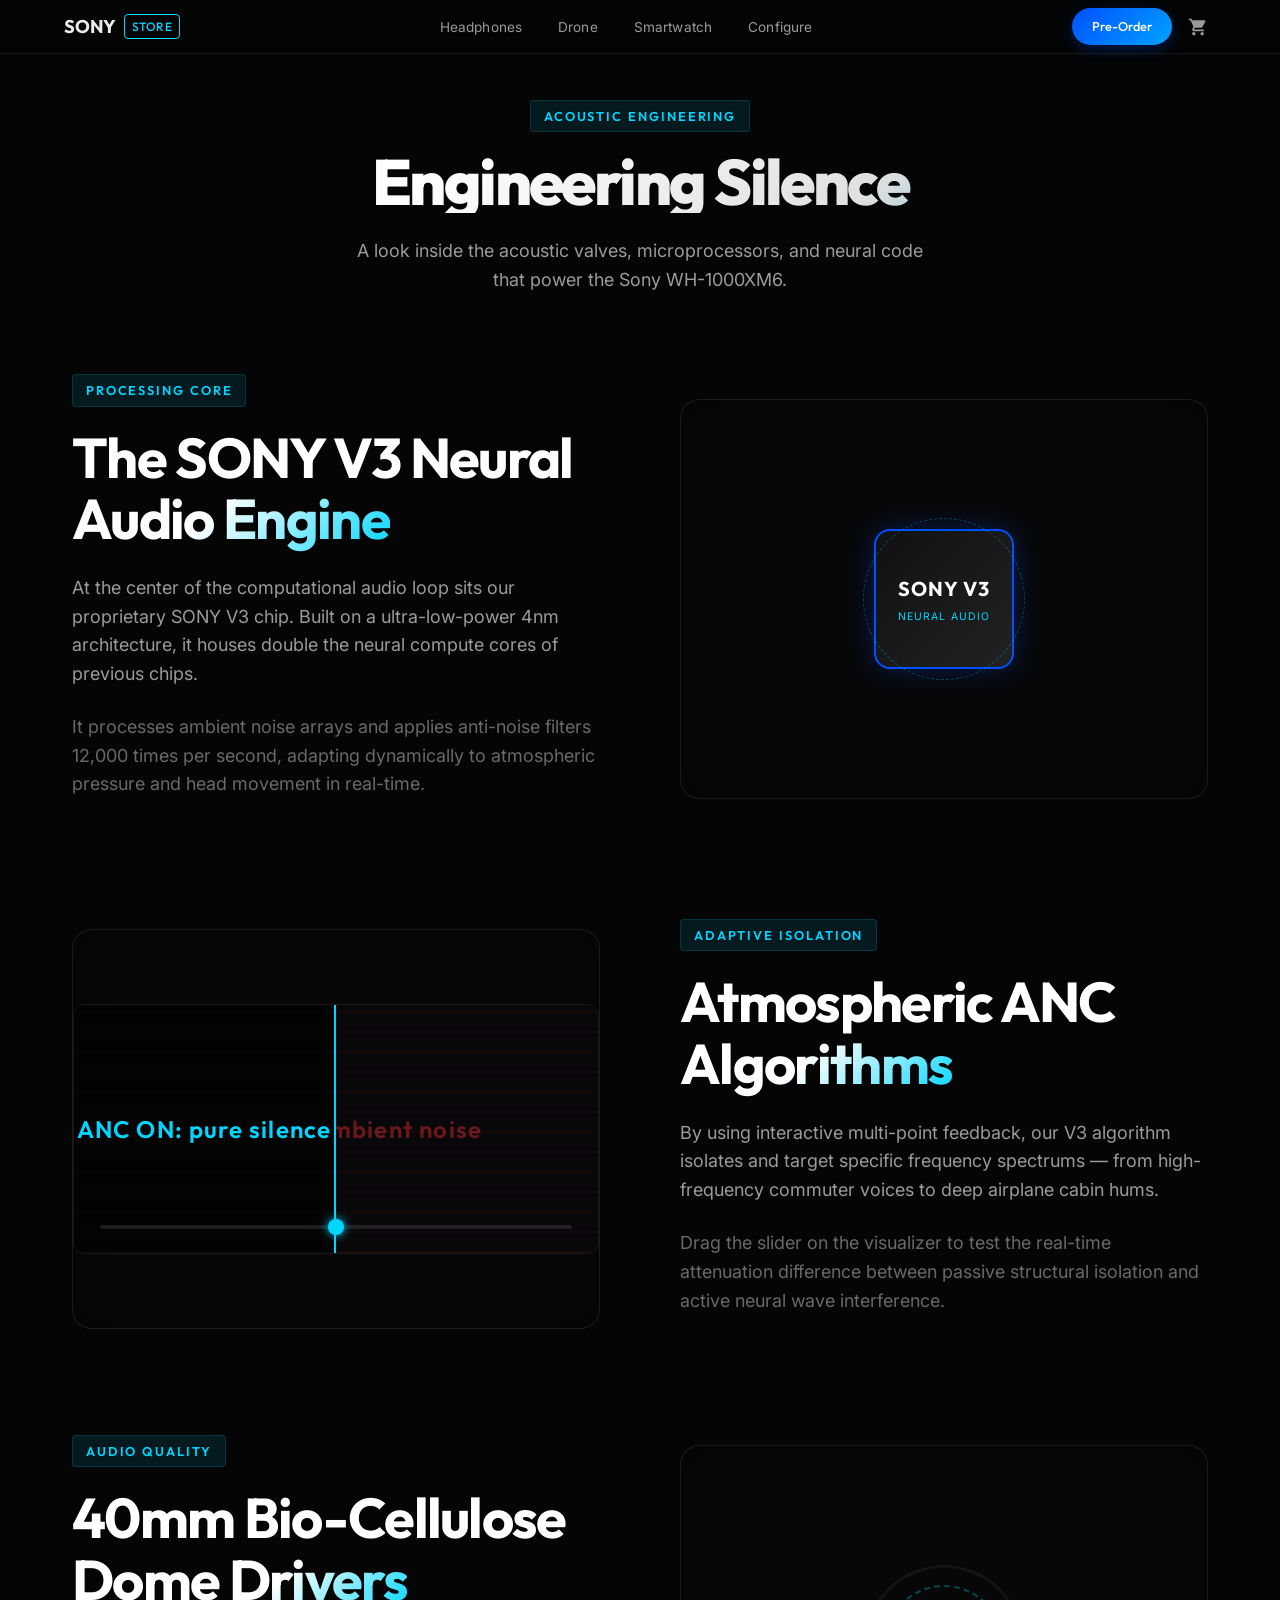
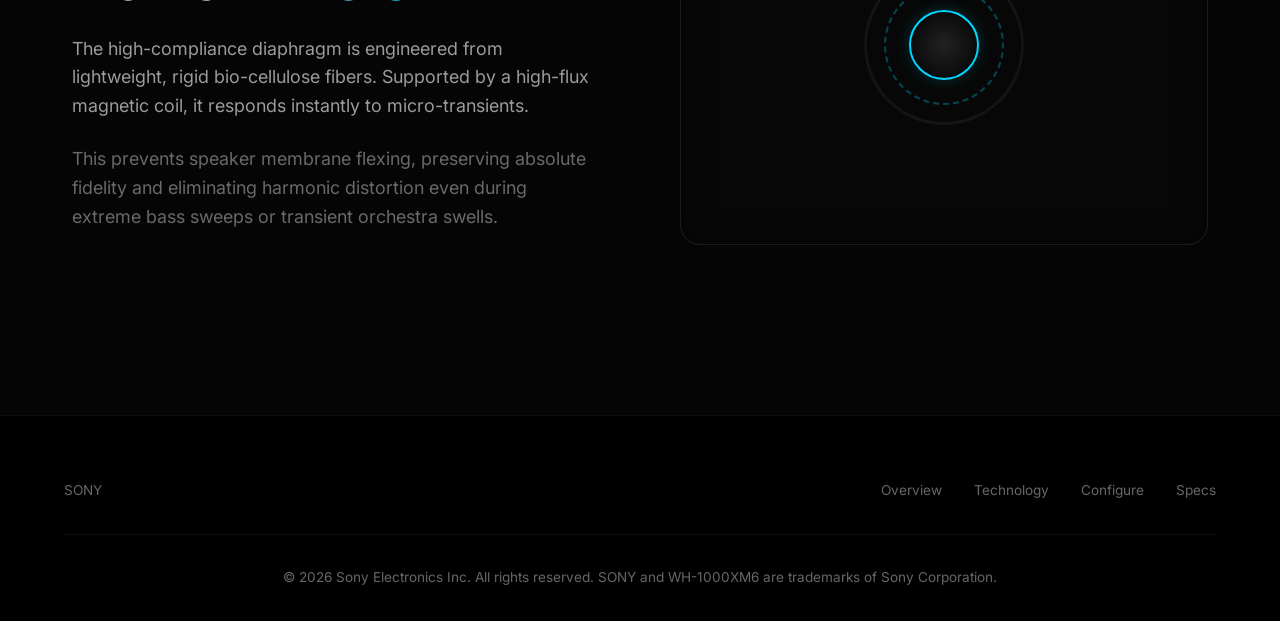
<file: tech.html>
<!DOCTYPE html>
<html lang="en">
<head>
  <meta charset="UTF-8">
  <meta name="viewport" content="width=device-width, initial-scale=1.0">
  <meta name="description" content="Explore the advanced technology of the Sony WH-1000XM6. Detail study of the SONY V3 Neural Processor, Hybrid ANC algorithms, and acoustic dome drivers.">
  <title>Sony WH-1000XM6 — Engineering Deep Dive</title>
  <link rel="stylesheet" href="./styles.css">
</head>
<body>

  <!-- Apple-Style Translucent Navbar -->
  <nav class="navbar navbar-scrolled" id="navbar" style="opacity: 1;">
    <a href="./index.html#overview" class="nav-logo">
      SONY <span>STORE</span>
    </a>
    <ul class="nav-links">
      <li><a href="./index.html">Headphones</a></li>
      <li><a href="./drone.html">Drone</a></li>
      <li><a href="./watch.html">Smartwatch</a></li>
      <li><a href="./shop.html">Configure</a></li>
    </ul>
    <div style="display: flex; align-items: center;">
      <a href="./shop.html" class="nav-cta">Pre-Order</a>
      <button class="nav-cart-btn" id="navCartBtn" aria-label="Shopping Bag">
        <svg viewBox="0 0 24 24"><path d="M7 18c-1.1 0-1.99.9-1.99 2S5.9 22 7 22s2-.9 2-2-.9-2-2-2zM1 2v2h2l3.6 7.59-1.35 2.45c-.16.28-.25.61-.25.96 0 1.1.9 2 2 2h12v-2H7.42c-.14 0-.25-.11-.25-.25l.03-.12.9-1.63h7.45c.75 0 1.41-.41 1.75-1.03l3.58-6.49c.08-.14.12-.31.12-.48 0-.55-.45-1-1-1H5.21l-.94-2H1zm16 16c-1.1 0-1.99.9-1.99 2s.89 2 1.99 2 2-.9 2-2-.9-2-2-2z"/></svg>
        <span class="cart-badge" id="cartBadge" style="display: none;">0</span>
      </button>
    </div>
  </nav>

  <!-- Page Main Container -->
  <div class="page-container">
    
    <!-- Hero Banner -->
    <header class="tech-hero">
      <span class="badge">Acoustic Engineering</span>
      <h1 class="main-title" style="font-size: 4rem;">Engineering Silence</h1>
      <p class="body-desc" style="max-width: 600px; margin: 0 auto;">A look inside the acoustic valves, microprocessors, and neural code that power the Sony WH-1000XM6.</p>
    </header>

    <!-- Grid Section 1: The Chip -->
    <section class="tech-grid">
      <div class="tech-info">
        <span class="badge">Processing Core</span>
        <h2 class="section-title">The SONY V3 <span>Neural Audio Engine</span></h2>
        <p class="body-desc">At the center of the computational audio loop sits our proprietary SONY V3 chip. Built on a ultra-low-power 4nm architecture, it houses double the neural compute cores of previous chips.</p>
        <p class="body-desc" style="color: var(--text-muted);">It processes ambient noise arrays and applies anti-noise filters 12,000 times per second, adapting dynamically to atmospheric pressure and head movement in real-time.</p>
      </div>
      <div class="tech-visual">
        <div class="chip-graphic">
          <div class="chip-name">SONY V3</div>
          <div class="chip-sub">NEURAL AUDIO</div>
        </div>
      </div>
    </section>

    <!-- Grid Section 2: ANC Comparison -->
    <section class="tech-grid">
      <!-- Visually placed left on desktop, swap order in layout -->
      <div class="tech-visual" style="grid-column: 1;">
        <div class="slider-container">
          <div class="slider-bg-off">
            <span class="slider-label" style="color: rgba(255, 50, 50, 0.4);">ANC OFF: ambient noise</span>
          </div>
          <div class="slider-bg-on" id="sliderBgOn">
            <span class="slider-label" style="color: var(--accent-cyan);">ANC ON: pure silence</span>
          </div>
          <input type="range" min="0" max="100" value="50" class="slider-range-input" id="ancSlider" aria-label="ANC level simulator">
        </div>
      </div>
      <div class="tech-info" style="grid-column: 2;">
        <span class="badge">Adaptive Isolation</span>
        <h2 class="section-title">Atmospheric <span>ANC Algorithms</span></h2>
        <p class="body-desc">By using interactive multi-point feedback, our V3 algorithm isolates and target specific frequency spectrums — from high-frequency commuter voices to deep airplane cabin hums.</p>
        <p class="body-desc" style="color: var(--text-muted);">Drag the slider on the visualizer to test the real-time attenuation difference between passive structural isolation and active neural wave interference.</p>
      </div>
    </section>

    <!-- Grid Section 3: Drivers -->
    <section class="tech-grid" style="margin-bottom: 10rem;">
      <div class="tech-info">
        <span class="badge">Audio Quality</span>
        <h2 class="section-title">40mm Bio-Cellulose <span>Dome Drivers</span></h2>
        <p class="body-desc">The high-compliance diaphragm is engineered from lightweight, rigid bio-cellulose fibers. Supported by a high-flux magnetic coil, it responds instantly to micro-transients.</p>
        <p class="body-desc" style="color: var(--text-muted);">This prevents speaker membrane flexing, preserving absolute fidelity and eliminating harmonic distortion even during extreme bass sweeps or transient orchestra swells.</p>
      </div>
      <div class="tech-visual">
        <!-- Render a stylish abstract speaker diaphragm outline with CSS -->
        <div style="width: 160px; height: 160px; border-radius: 50%; border: 3px solid rgba(255,255,255,0.05); display: flex; align-items: center; justify-content: center; position: relative;">
          <div style="width: 120px; height: 120px; border-radius: 50%; border: 2px dashed rgba(0, 214, 255, 0.3); display: flex; align-items: center; justify-content: center;">
            <div style="width: 70px; height: 70px; border-radius: 50%; background: radial-gradient(circle, #222 0%, #000 100%); border: 2px solid var(--accent-cyan); box-shadow: 0 0 15px rgba(0,214,255,0.2);"></div>
          </div>
        </div>
      </div>
    </section>

  </div>

  <!-- Footer -->
  <footer>
    <div class="footer-content">
      <div class="footer-logo">SONY</div>
      <div class="footer-links">
        <a href="./index.html#overview">Overview</a>
        <a href="./tech.html">Technology</a>
        <a href="./shop.html">Configure</a>
        <a href="./index.html#specs">Specs</a>
      </div>
    </div>
    <div class="footer-copyright">
      <p>&copy; 2026 Sony Electronics Inc. All rights reserved. SONY and WH-1000XM6 are trademarks of Sony Corporation.</p>
    </div>
  </footer>

  <script src="./cart.js"></script>
  <script>
    // Interactive ANC comparison slider logic
    document.addEventListener('DOMContentLoaded', () => {
      const slider = document.getElementById('ancSlider');
      const bgOn = document.getElementById('sliderBgOn');

      function updateSliderPosition() {
        const val = slider.value;
        bgOn.style.width = `${val}%`;
      }

      slider.addEventListener('input', updateSliderPosition);
      updateSliderPosition();
    });
  </script>
</body>
</html>
</file>
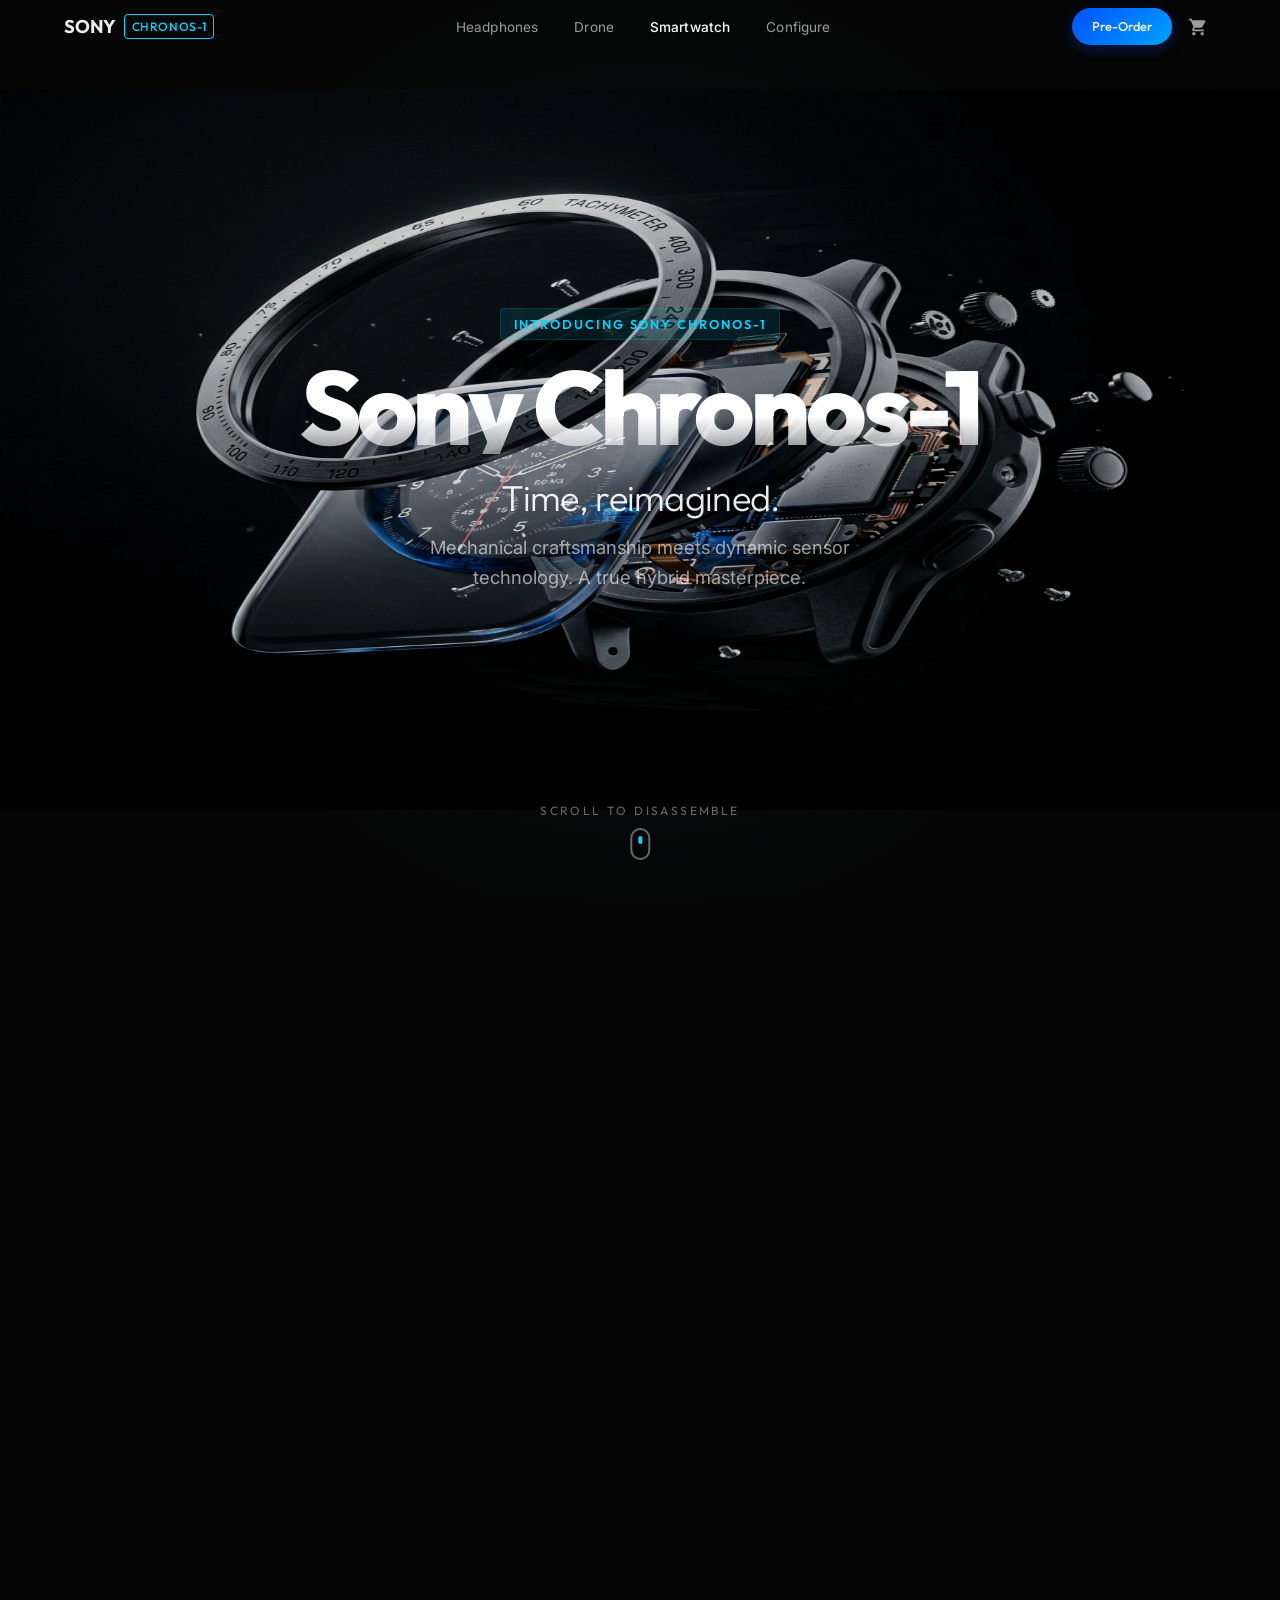
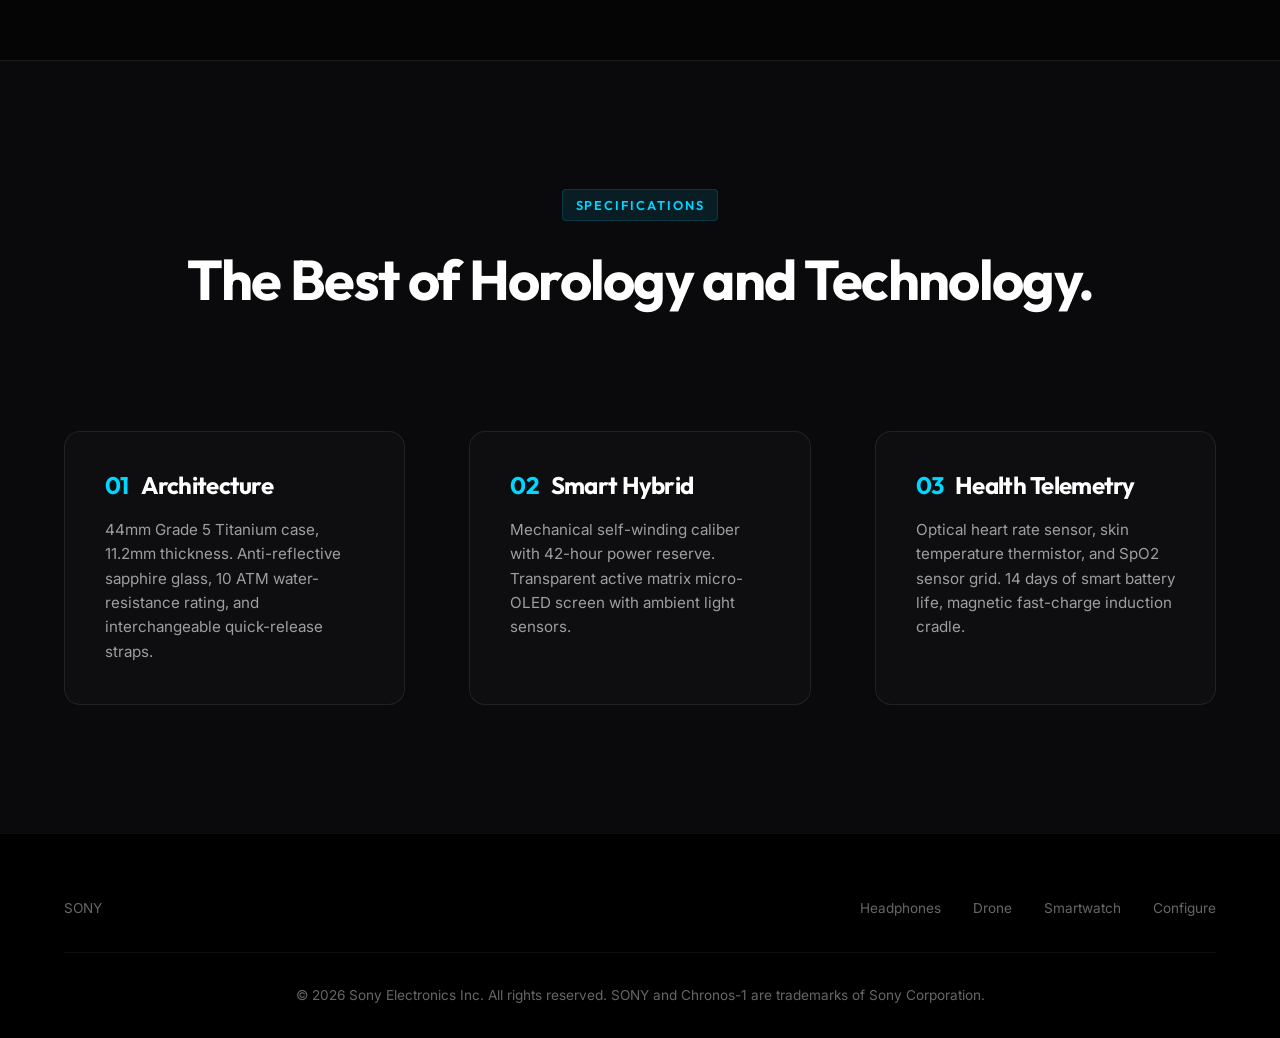
<file: watch.html>
<!DOCTYPE html>
<html lang="en">
<head>
  <meta charset="UTF-8">
  <meta name="viewport" content="width=device-width, initial-scale=1.0">
  <meta name="description" content="Experience the Sony Chronos-1. Premium titanium hybrid smartwatch combining micro-mechanical analog gears with OLED medical telemetry.">
  <title>Sony Chronos-1 Smartwatch — Time, Reimagined.</title>
  <link rel="stylesheet" href="./styles.css">
</head>
<body>

  <!-- Cinematic Preloader -->
  <div id="preloader">
    <div class="loader-logo">SONY</div>
    <div class="loader-track">
      <div class="loader-bar" id="loaderBar"></div>
    </div>
    <div class="loader-percentage" id="loaderPercent">0%</div>
  </div>

  <!-- Apple-Style Translucent Navbar -->
  <nav class="navbar" id="navbar">
    <a href="./index.html#overview" class="nav-logo">
      SONY <span>CHRONOS-1</span>
    </a>
    <ul class="nav-links">
      <li><a href="./index.html">Headphones</a></li>
      <li><a href="./drone.html">Drone</a></li>
      <li><a href="./watch.html" style="color: #ffffff; font-weight: 500;">Smartwatch</a></li>
      <li><a href="./shop.html?product=watch">Configure</a></li>
    </ul>
    <div style="display: flex; align-items: center;">
      <a href="./shop.html?product=watch" class="nav-cta">Pre-Order</a>
      <button class="nav-cart-btn" id="navCartBtn" aria-label="Shopping Bag">
        <svg viewBox="0 0 24 24"><path d="M7 18c-1.1 0-1.99.9-1.99 2S5.9 22 7 22s2-.9 2-2-.9-2-2-2zM1 2v2h2l3.6 7.59-1.35 2.45c-.16.28-.25.61-.25.96 0 1.1.9 2 2 2h12v-2H7.42c-.14 0-.25-.11-.25-.25l.03-.12.9-1.63h7.45c.75 0 1.41-.41 1.75-1.03l3.58-6.49c.08-.14.12-.31.12-.48 0-.55-.45-1-1-1H5.21l-.94-2H1zm16 16c-1.1 0-1.99.9-1.99 2s.89 2 1.99 2 2-.9 2-2-.9-2-2-2z"/></svg>
        <span class="cart-badge" id="cartBadge" style="display: none;">0</span>
      </button>
    </div>
  </nav>

  <!-- Main Scrollytelling Section -->
  <div class="scrolly-container" id="overview">
    <div class="viewport-sticky">
      <!-- Ambient Glow behind Smartwatch -->
      <div class="glow-background" id="ambientGlow"></div>

      <!-- Scroll Hint -->
      <div class="scroll-hint" id="scrollHint">
        <span>Scroll to disassemble</span>
        <div class="scroll-mouse">
          <div class="scroll-wheel"></div>
        </div>
      </div>

      <!-- Canvas for image-sequence drawing -->
      <div class="canvas-wrapper">
        <canvas id="canvas3d"></canvas>
      </div>

      <!-- Narrative Text Overlays -->
      <div class="overlays-container">
        
        <!-- Beat 1: Hero Intro (0% - 15%) -->
        <section class="scroll-section scroll-section-center" style="z-index: 5;">
          <div class="content-block active" id="beat-hero">
            <span class="badge">Introducing SONY CHRONOS-1</span>
            <h1 class="hero-title">Sony Chronos-1</h1>
            <h2 class="hero-subtitle">Time, reimagined.</h2>
            <p class="hero-tagline">Mechanical craftsmanship meets dynamic sensor technology. A true hybrid masterpiece.</p>
          </div>
        </section>

        <!-- Beat 2: Engineering Reveal (15% - 40%) -->
        <section class="scroll-section scroll-section-left">
          <div class="content-block" id="beat-engineering">
            <span class="badge">Materials & Casing</span>
            <h2 class="section-title">Grade 5 <span>Titanium Chassis</span></h2>
            <p class="body-desc">Forged from aerospace titanium with a hand-polished micro-brushed finish. Extremely lightweight, scratch-resistant, and water-sealed up to 100 meters.</p>
            <p class="body-desc" style="color: var(--text-muted);">The sapphire crystal dome screen protects your timepiece through every daily climb or deep dive.</p>
          </div>
        </section>

        <!-- Beat 3: Biometric Sensor array (40% - 65%) -->
        <section class="scroll-section scroll-section-right">
          <div class="content-block" id="beat-anc">
            <span class="badge">Telemetry Grid</span>
            <h2 class="section-title">Optical <span>Medical Sensor</span></h2>
            <p class="body-desc">A stacked multi-wavelength optical grid arrays located at the back of the case monitors vital signals.</p>
            <ul class="feature-list">
              <li class="feature-item">
                <span class="feature-icon"></span>
                <span>Tracks HRV, blood oxygen, and core pressure in real-time.</span>
              </li>
              <li class="feature-item">
                <span class="feature-icon"></span>
                <span>Advanced neural models identify stress shifts dynamically.</span>
              </li>
            </ul>
          </div>
        </section>

        <!-- Beat 4: Analog Mechanisms (65% - 80%) -->
        <section class="scroll-section scroll-section-left">
          <div class="content-block" id="beat-sound">
            <span class="badge">Analog & Digital</span>
            <h2 class="section-title">Micro-Mechanical <span>Chronograph</span></h2>
            <p class="body-desc">Features active physical gears and auto-winding mechanical rotors layered underneath a transparent micro-OLED panel.</p>
            <p class="body-desc" style="color: var(--text-muted);">Enjoy the pure tactile motion of analog watchcraft, while widgets hover metadata when active.</p>
          </div>
        </section>

        <!-- Beat 5: Reassembly & CTA (80% - 100%) -->
        <section class="scroll-section scroll-section-center">
          <div class="content-block" id="beat-cta">
            <span class="badge">Pre-Order Chronos-1</span>
            <h2 class="section-title">Master your time.<br><span>Secure yours today.</span></h2>
            <p class="body-desc" style="max-width: 600px; margin: 0 auto 2rem auto;">Sony Chronos-1 Smartwatch. Includes charging cradle and premium leather links or sports strap.</p>
            <div>
              <a href="./shop.html?product=watch" class="btn-primary">Pre-order Chronos-1</a>
              <a href="./tech.html" class="btn-secondary">Technical Specs</a>
            </div>
            <p class="cta-subtext">Ships worldwide in September 2026. Fully refundable pre-orders.</p>
          </div>
        </section>

      </div>
    </div>
  </div>

  <!-- Tech Specs Summary Section -->
  <section class="specs-section">
    <div class="specs-grid">
      <div class="specs-header">
        <span class="badge">Specifications</span>
        <h2 class="section-title" style="margin-top: 0.5rem;">The Best of Horology and Technology.</h2>
      </div>

      <div class="specs-card">
        <h3><span>01</span> Architecture</h3>
        <p>44mm Grade 5 Titanium case, 11.2mm thickness. Anti-reflective sapphire glass, 10 ATM water-resistance rating, and interchangeable quick-release straps.</p>
      </div>

      <div class="specs-card">
        <h3><span>02</span> Smart Hybrid</h3>
        <p>Mechanical self-winding caliber with 42-hour power reserve. Transparent active matrix micro-OLED screen with ambient light sensors.</p>
      </div>

      <div class="specs-card">
        <h3><span>03</span> Health Telemetry</h3>
        <p>Optical heart rate sensor, skin temperature thermistor, and SpO2 sensor grid. 14 days of smart battery life, magnetic fast-charge induction cradle.</p>
      </div>
    </div>
  </section>

  <!-- Footer -->
  <footer>
    <div class="footer-content">
      <div class="footer-logo">SONY</div>
      <div class="footer-links">
        <a href="./index.html">Headphones</a>
        <a href="./drone.html">Drone</a>
        <a href="./watch.html">Smartwatch</a>
        <a href="./shop.html?product=watch">Configure</a>
      </div>
    </div>
    <div class="footer-copyright">
      <p>&copy; 2026 Sony Electronics Inc. All rights reserved. SONY and Chronos-1 are trademarks of Sony Corporation.</p>
    </div>
  </footer>

  <script src="./watch_app.js"></script>
  <script src="./cart.js"></script>
</body>
</html>
</file>
<file: styles.css>
@import url('https://fonts.googleapis.com/css2?family=Inter:wght@300;400;500;600;700;800&family=Outfit:wght@300;400;500;600;700;800&display=swap');

:root {
  --bg-primary: #050505;      /* Deep charcoal background matching images */
  --bg-secondary: #0A0A0C;    /* Muted secondary background */
  --accent-blue: #0050FF;     /* Sony deep blue */
  --accent-cyan: #00D6FF;     /* Electric cyan */
  --text-primary: rgba(255, 255, 255, 0.92);
  --text-secondary: rgba(255, 255, 255, 0.6);
  --text-muted: rgba(255, 255, 255, 0.4);
  --glass-bg: rgba(5, 5, 5, 0.75);
  --glass-border: rgba(255, 255, 255, 0.08);
  --font-display: 'Outfit', 'Inter', -apple-system, BlinkMacSystemFont, sans-serif;
  --font-body: 'Inter', -apple-system, BlinkMacSystemFont, sans-serif;
}

/* Base resets */
* {
  box-sizing: border-box;
  margin: 0;
  padding: 0;
  -webkit-font-smoothing: antialiased;
  -moz-osx-font-smoothing: grayscale;
}

html, body {
  background-color: var(--bg-primary);
  color: var(--text-primary);
  font-family: var(--font-body);
  font-size: 16px;
  line-height: 1.6;
  overflow-x: clip;
  scrollbar-width: thin;
  scrollbar-color: rgba(255, 255, 255, 0.2) transparent;
}

/* Hide scrollbar for seamless chrome/safari experience if desired, or keep it ultra thin */
::-webkit-scrollbar {
  width: 6px;
}
::-webkit-scrollbar-track {
  background: transparent;
}
::-webkit-scrollbar-thumb {
  background: rgba(255, 255, 255, 0.15);
  border-radius: 3px;
}
::-webkit-scrollbar-thumb:hover {
  background: rgba(255, 255, 255, 0.3);
}

/* Typography styles */
h1, h2, h3, h4 {
  font-family: var(--font-display);
  font-weight: 700;
  letter-spacing: -0.03em;
  line-height: 1.1;
}

/* Preloader styling */
#preloader {
  position: fixed;
  top: 0;
  left: 0;
  width: 100vw;
  height: 100vh;
  background-color: #050505;
  display: flex;
  flex-direction: column;
  align-items: center;
  justify-content: center;
  z-index: 9999;
  transition: transform 1.2s cubic-bezier(0.85, 0, 0.15, 1), opacity 1.2s ease;
}

.loader-logo {
  font-family: var(--font-display);
  font-size: 2rem;
  font-weight: 600;
  letter-spacing: 0.15em;
  color: #ffffff;
  margin-bottom: 2rem;
  opacity: 0;
  transform: translateY(20px);
  animation: fadeInUp 0.8s cubic-bezier(0.16, 1, 0.3, 1) forwards;
}

.loader-track {
  width: 240px;
  height: 2px;
  background: rgba(255, 255, 255, 0.1);
  border-radius: 2px;
  overflow: hidden;
  position: relative;
  margin-bottom: 1rem;
}

.loader-bar {
  width: 0%;
  height: 100%;
  background: linear-gradient(90deg, var(--accent-blue), var(--accent-cyan));
  box-shadow: 0 0 10px rgba(0, 214, 255, 0.5);
  transition: width 0.2s ease-out;
}

.loader-percentage {
  font-family: var(--font-display);
  font-size: 0.85rem;
  font-weight: 500;
  color: var(--text-secondary);
  letter-spacing: 0.05em;
}

/* Navigation bar */
.navbar {
  position: fixed;
  top: 0;
  left: 0;
  width: 100%;
  height: 54px;
  z-index: 1000;
  display: flex;
  align-items: center;
  justify-content: space-between;
  padding: 0 4rem;
  border-bottom: 1px solid transparent;
  background-color: transparent;
  transition: background-color 0.5s cubic-bezier(0.16, 1, 0.3, 1), 
              border-color 0.5s cubic-bezier(0.16, 1, 0.3, 1), 
              opacity 0.6s ease;
  opacity: 0; /* JS will fade in on scroll */
}

/* Scrolled state applied via JS */
.navbar-scrolled {
  background-color: var(--glass-bg);
  backdrop-filter: blur(20px);
  -webkit-backdrop-filter: blur(20px);
  border-color: var(--glass-border);
}

.nav-logo {
  font-family: var(--font-display);
  font-size: 1.15rem;
  font-weight: 700;
  letter-spacing: -0.01em;
  color: var(--text-primary);
  text-decoration: none;
  display: flex;
  align-items: center;
  gap: 0.5rem;
}

.nav-logo span {
  font-size: 0.75rem;
  font-weight: 500;
  color: var(--accent-cyan);
  border: 1px solid var(--accent-cyan);
  padding: 0.1rem 0.4rem;
  border-radius: 4px;
  letter-spacing: 0.05em;
}

.nav-links {
  display: flex;
  gap: 2.25rem;
  list-style: none;
}

.nav-links a {
  font-size: 0.85rem;
  font-weight: 400;
  color: var(--text-secondary);
  text-decoration: none;
  transition: color 0.3s ease;
  letter-spacing: 0.01em;
}

.nav-links a:hover {
  color: #ffffff;
}

.nav-cta {
  font-family: var(--font-display);
  font-size: 0.8rem;
  font-weight: 500;
  text-decoration: none;
  color: #ffffff;
  padding: 0.5rem 1.25rem;
  border-radius: 20px;
  background: linear-gradient(135deg, var(--accent-blue) 0%, #00a2ff 100%);
  box-shadow: 0 4px 14px rgba(0, 80, 255, 0.3);
  transition: transform 0.3s ease, box-shadow 0.3s ease;
}

.nav-cta:hover {
  transform: translateY(-1px);
  box-shadow: 0 6px 20px rgba(0, 80, 255, 0.5), 0 0 12px rgba(0, 214, 255, 0.3);
}

/* Master Scrollytelling Setup */
.scrolly-container {
  position: relative;
  width: 100%;
  height: 540vh; /* Scroll track length */
}

/* Pinned full-screen viewport */
.viewport-sticky {
  position: sticky;
  top: 0;
  left: 0;
  width: 100vw;
  height: 100vh;
  overflow: hidden;
  background-color: var(--bg-primary);
}

/* Subtle cinematic background glows */
.glow-background {
  position: absolute;
  top: 50%;
  left: 50%;
  transform: translate(-50%, -50%);
  width: 80vw;
  height: 80vw;
  max-width: 1000px;
  max-height: 1000px;
  background: radial-gradient(circle, rgba(0, 80, 255, 0.08) 0%, rgba(0, 214, 255, 0.02) 40%, rgba(0, 0, 0, 0) 70%);
  z-index: 1;
  pointer-events: none;
  transition: opacity 1s ease;
}

/* Canvas container */
.canvas-wrapper {
  position: absolute;
  top: 0;
  left: 0;
  width: 100%;
  height: 100%;
  display: flex;
  align-items: center;
  justify-content: center;
  z-index: 2;
}

#canvas3d {
  display: block;
  max-width: 100%;
  max-height: 100%;
  object-fit: contain;
  filter: contrast(1.05) brightness(1.02);
}

/* Overlays container */
.overlays-container {
  position: absolute;
  top: 0;
  left: 0;
  width: 100%;
  height: 100%;
  z-index: 3;
  pointer-events: none; /* Let clicks pass through to canvas if needed */
}

/* Individual scroll section slots */
.scroll-section {
  position: absolute;
  top: 0;
  left: 0;
  width: 100%;
  height: 100%;
  display: flex;
  align-items: center;
  padding: 0 8rem;
  pointer-events: none;
}

.scroll-section-center {
  justify-content: center;
  text-align: center;
  padding: 0 2rem;
}

.scroll-section-left {
  justify-content: flex-start;
}

.scroll-section-right {
  justify-content: flex-end;
}

/* Content block styles */
.content-block {
  max-width: 540px;
  pointer-events: auto; /* Enable selection/clicks on text */
  opacity: 0;
  transform: translateY(40px);
  transition: opacity 0.8s cubic-bezier(0.16, 1, 0.3, 1), 
              transform 0.8s cubic-bezier(0.16, 1, 0.3, 1);
}

/* Center aligned text override */
.scroll-section-center .content-block {
  max-width: 800px;
}

/* State when active (managed by JS based on scroll position) */
.content-block.active {
  opacity: 1;
  transform: translateY(0);
}

/* Editorial typography and accents */
.badge {
  font-family: var(--font-display);
  font-size: 0.8rem;
  font-weight: 600;
  text-transform: uppercase;
  letter-spacing: 0.15em;
  color: var(--accent-cyan);
  margin-bottom: 1.25rem;
  display: inline-block;
  background: rgba(0, 214, 255, 0.1);
  padding: 0.3rem 0.8rem;
  border-radius: 4px;
  border: 1px solid rgba(0, 214, 255, 0.15);
}

.main-title {
  font-size: 5rem;
  font-weight: 800;
  color: #ffffff;
  margin-bottom: 1.5rem;
  letter-spacing: -0.04em;
  line-height: 0.95;
  background: linear-gradient(135deg, #ffffff 30%, #e0e0e0 70%, rgba(0, 214, 255, 0.8) 100%);
  -webkit-background-clip: text;
  -webkit-text-fill-color: transparent;
}

/* Hero specific heading */
.hero-title {
  font-size: 6.5rem;
  font-weight: 800;
  letter-spacing: -0.05em;
  line-height: 0.9;
  margin-bottom: 1.5rem;
  background: linear-gradient(180deg, #ffffff 60%, rgba(255, 255, 255, 0.5) 100%);
  -webkit-background-clip: text;
  -webkit-text-fill-color: transparent;
}

.hero-subtitle {
  font-family: var(--font-display);
  font-size: 2.25rem;
  font-weight: 300;
  color: var(--text-primary);
  margin-bottom: 1rem;
  letter-spacing: -0.02em;
}

.hero-tagline {
  font-size: 1.15rem;
  color: var(--text-secondary);
  font-weight: 400;
  max-width: 500px;
  margin: 0 auto;
}

.section-title {
  font-size: 3.5rem;
  font-weight: 700;
  margin-bottom: 1.5rem;
  color: #ffffff;
}

.section-title span {
  background: linear-gradient(135deg, #ffffff 60%, var(--accent-cyan) 100%);
  -webkit-background-clip: text;
  -webkit-text-fill-color: transparent;
}

.body-desc {
  font-size: 1.125rem;
  color: var(--text-secondary);
  line-height: 1.6;
  margin-bottom: 1.5rem;
}

/* Tech specifications features */
.feature-list {
  list-style: none;
  margin-top: 1.5rem;
}

.feature-item {
  display: flex;
  align-items: flex-start;
  gap: 0.75rem;
  margin-bottom: 1.25rem;
  font-size: 1rem;
  color: var(--text-secondary);
}

.feature-icon {
  color: var(--accent-cyan);
  margin-top: 0.25rem;
  flex-shrink: 0;
  width: 16px;
  height: 16px;
  border-radius: 50%;
  border: 2px solid var(--accent-cyan);
  display: flex;
  align-items: center;
  justify-content: center;
}

/* CTA buttons inside sections */
.btn-primary {
  font-family: var(--font-display);
  font-size: 0.95rem;
  font-weight: 600;
  color: #ffffff;
  background: linear-gradient(135deg, var(--accent-blue) 0%, #00a2ff 100%);
  padding: 1rem 2.25rem;
  border-radius: 30px;
  border: none;
  cursor: pointer;
  display: inline-block;
  text-decoration: none;
  box-shadow: 0 4px 20px rgba(0, 80, 255, 0.4);
  transition: transform 0.3s ease, box-shadow 0.3s ease;
}

.btn-primary:hover {
  transform: translateY(-2px);
  box-shadow: 0 8px 25px rgba(0, 80, 255, 0.6), 0 0 15px rgba(0, 214, 255, 0.4);
}

.btn-secondary {
  font-family: var(--font-display);
  font-size: 0.95rem;
  font-weight: 500;
  color: var(--text-primary);
  background: transparent;
  padding: 1rem 2.25rem;
  border-radius: 30px;
  border: 1px solid var(--glass-border);
  cursor: pointer;
  display: inline-block;
  text-decoration: none;
  margin-left: 1.25rem;
  transition: background-color 0.3s ease, border-color 0.3s ease;
}

.btn-secondary:hover {
  background-color: rgba(255, 255, 255, 0.05);
  border-color: rgba(255, 255, 255, 0.25);
}

.cta-subtext {
  font-size: 0.85rem;
  color: var(--text-muted);
  margin-top: 1.5rem;
}

/* Specs Details Grid Section (at the end after scroll) */
.specs-section {
  background-color: var(--bg-secondary);
  border-top: 1px solid var(--glass-border);
  padding: 8rem 4rem;
  position: relative;
  z-index: 10;
}

.specs-grid {
  max-width: 1200px;
  margin: 0 auto;
  display: grid;
  grid-template-columns: repeat(3, 1fr);
  gap: 4rem;
}

.specs-header {
  grid-column: span 3;
  text-align: center;
  margin-bottom: 2rem;
}

.specs-card {
  background: rgba(255, 255, 255, 0.02);
  border: 1px solid var(--glass-border);
  padding: 2.5rem;
  border-radius: 16px;
  transition: transform 0.4s ease, border-color 0.4s ease;
}

.specs-card:hover {
  transform: translateY(-5px);
  border-color: rgba(0, 214, 255, 0.25);
  background: rgba(255, 255, 255, 0.03);
}

.specs-card h3 {
  font-size: 1.5rem;
  color: #ffffff;
  margin-bottom: 1.25rem;
  display: flex;
  align-items: center;
  gap: 0.75rem;
}

.specs-card h3 span {
  color: var(--accent-cyan);
}

.specs-card p {
  color: var(--text-secondary);
  font-size: 0.95rem;
  line-height: 1.6;
}

/* Scroll hint indicator */
.scroll-hint {
  position: absolute;
  bottom: 2.5rem;
  left: 50%;
  transform: translateX(-50%);
  z-index: 5;
  display: flex;
  flex-direction: column;
  align-items: center;
  gap: 0.5rem;
  opacity: 1;
  transition: opacity 0.5s ease;
}

.scroll-hint span {
  font-family: var(--font-display);
  font-size: 0.75rem;
  text-transform: uppercase;
  letter-spacing: 0.2em;
  color: var(--text-muted);
}

.scroll-mouse {
  width: 20px;
  height: 32px;
  border: 2px solid var(--text-muted);
  border-radius: 10px;
  position: relative;
}

.scroll-wheel {
  width: 4px;
  height: 8px;
  background-color: var(--accent-cyan);
  border-radius: 2px;
  position: absolute;
  top: 6px;
  left: 50%;
  transform: translateX(-50%);
  animation: scrollAnim 1.8s infinite;
}

/* Footer structure */
footer {
  background-color: #000000;
  border-top: 1px solid rgba(255, 255, 255, 0.05);
  padding: 4rem 4rem 2rem 4rem;
  color: var(--text-muted);
  font-size: 0.85rem;
  z-index: 10;
  position: relative;
}

.footer-content {
  max-width: 1200px;
  margin: 0 auto;
  display: flex;
  justify-content: space-between;
  align-items: center;
  border-bottom: 1px solid rgba(255, 255, 255, 0.05);
  padding-bottom: 2rem;
  margin-bottom: 2rem;
}

.footer-links {
  display: flex;
  gap: 2rem;
}

.footer-links a {
  color: var(--text-muted);
  text-decoration: none;
  transition: color 0.3s ease;
}

.footer-links a:hover {
  color: #ffffff;
}

.footer-copyright {
  text-align: center;
  max-width: 1200px;
  margin: 0 auto;
}

/* Animations */
@keyframes fadeInUp {
  to {
    opacity: 1;
    transform: translateY(0);
  }
}

@keyframes scrollAnim {
  0% {
    top: 6px;
    opacity: 1;
  }
  50% {
    top: 16px;
    opacity: 0;
  }
  100% {
    top: 6px;
    opacity: 1;
  }
}

/* Responsive Scaling */
@media (max-width: 1024px) {
  .navbar {
    padding: 0 2rem;
  }
  .scroll-section {
    padding: 0 4rem;
  }
  .main-title {
    font-size: 4rem;
  }
  .hero-title {
    font-size: 4.5rem;
  }
  .section-title {
    font-size: 2.75rem;
  }
  .specs-grid {
    grid-template-columns: repeat(2, 1fr);
    gap: 2rem;
  }
  .specs-header {
    grid-column: span 2;
  }
}

@media (max-width: 768px) {
  .nav-links {
    display: none; /* Simple navbar for mobile */
  }
  .scroll-section {
    padding: 0 2rem;
    justify-content: center;
    text-align: center;
  }
  .scroll-section-left, .scroll-section-right {
    justify-content: center;
  }
  .main-title {
    font-size: 3rem;
  }
  .hero-title {
    font-size: 3.5rem;
  }
  .hero-subtitle {
    font-size: 1.75rem;
  }
  .section-title {
    font-size: 2.25rem;
  }
  .specs-grid {
    grid-template-columns: 1fr;
  }
  .specs-header {
    grid-column: span 1;
  }
  .footer-content {
    flex-direction: column;
    gap: 1.5rem;
    text-align: center;
  }
}

/* Shopping Cart Navbar Elements */
.nav-cart-btn {
  background: transparent;
  border: none;
  color: var(--text-secondary);
  cursor: pointer;
  display: flex;
  align-items: center;
  position: relative;
  padding: 0.5rem;
  transition: color 0.3s ease;
  margin-left: 0.5rem;
}
.nav-cart-btn:hover {
  color: #ffffff;
}
.nav-cart-btn svg {
  width: 20px;
  height: 20px;
  fill: currentColor;
}
.cart-badge {
  position: absolute;
  top: -2px;
  right: -2px;
  background: var(--accent-cyan);
  color: #000000;
  font-family: var(--font-display);
  font-size: 0.65rem;
  font-weight: 700;
  width: 14px;
  height: 14px;
  border-radius: 50%;
  display: flex;
  align-items: center;
  justify-content: center;
  box-shadow: 0 0 5px var(--accent-cyan);
}

/* Cart Overlay Backdrop */
.cart-overlay {
  position: fixed;
  top: 0;
  left: 0;
  width: 100vw;
  height: 100vh;
  background: rgba(0, 0, 0, 0.7);
  opacity: 0;
  pointer-events: none;
  z-index: 1000;
  transition: opacity 0.5s ease;
  backdrop-filter: blur(5px);
  -webkit-backdrop-filter: blur(5px);
}
.cart-overlay.active {
  opacity: 1;
  pointer-events: auto;
}

/* Cart Drawer Panel */
.cart-drawer {
  position: fixed;
  top: 0;
  right: -400px;
  width: 400px;
  height: 100vh;
  background: var(--glass-bg);
  backdrop-filter: blur(25px);
  -webkit-backdrop-filter: blur(25px);
  border-left: 1px solid var(--glass-border);
  z-index: 1001;
  display: flex;
  flex-direction: column;
  transition: right 0.5s cubic-bezier(0.16, 1, 0.3, 1);
}
.cart-drawer.active {
  right: 0;
}
.cart-header {
  padding: 1.5rem;
  border-bottom: 1px solid var(--glass-border);
  display: flex;
  justify-content: space-between;
  align-items: center;
}
.cart-header h2 {
  font-size: 1.25rem;
  color: #ffffff;
}
.cart-close-btn {
  background: transparent;
  border: none;
  color: var(--text-secondary);
  font-size: 1.5rem;
  cursor: pointer;
  transition: color 0.3s ease;
}
.cart-close-btn:hover {
  color: #ffffff;
}
.cart-items {
  flex-grow: 1;
  overflow-y: auto;
  padding: 1.5rem;
}
.cart-item {
  display: flex;
  gap: 1rem;
  margin-bottom: 1.5rem;
  padding-bottom: 1.5rem;
  border-bottom: 1px solid rgba(255, 255, 255, 0.05);
}
.cart-item-img {
  width: 70px;
  height: 70px;
  object-fit: contain;
  background: rgba(255, 255, 255, 0.02);
  border: 1px solid var(--glass-border);
  border-radius: 8px;
}
.cart-item-details {
  flex-grow: 1;
  display: flex;
  flex-direction: column;
}
.cart-item-title {
  font-size: 0.95rem;
  font-weight: 600;
  color: #ffffff;
  margin-bottom: 0.25rem;
}
.cart-item-meta {
  font-size: 0.8rem;
  color: var(--text-muted);
  margin-bottom: 0.5rem;
}
.cart-item-bottom {
  display: flex;
  justify-content: space-between;
  align-items: center;
}
.cart-qty-ctrl {
  display: flex;
  align-items: center;
  border: 1px solid var(--glass-border);
  border-radius: 4px;
}
.cart-qty-btn {
  background: transparent;
  border: none;
  color: var(--text-secondary);
  width: 24px;
  height: 24px;
  cursor: pointer;
  transition: color 0.3s ease;
}
.cart-qty-btn:hover {
  color: #ffffff;
}
.cart-qty-val {
  font-size: 0.85rem;
  color: #ffffff;
  padding: 0 0.5rem;
}
.cart-item-price {
  font-size: 0.95rem;
  font-weight: 600;
  color: var(--accent-cyan);
}
.cart-item-remove {
  background: transparent;
  border: none;
  color: rgba(255, 50, 50, 0.6);
  cursor: pointer;
  font-size: 0.8rem;
  margin-left: 0.5rem;
  transition: color 0.3s ease;
}
.cart-item-remove:hover {
  color: rgba(255, 50, 50, 1);
}
.cart-empty-msg {
  color: var(--text-secondary);
  text-align: center;
  margin-top: 5rem;
  font-size: 0.95rem;
}
.cart-footer {
  padding: 1.5rem;
  border-top: 1px solid var(--glass-border);
  background: rgba(255, 255, 255, 0.01);
}
.cart-summary-line {
  display: flex;
  justify-content: space-between;
  margin-bottom: 0.75rem;
  font-size: 0.95rem;
}
.cart-checkout-btn {
  width: 100%;
  text-align: center;
  margin-top: 1rem;
}

/* Color Tint Filters */
.tint-black {
  filter: none !important;
}
.tint-silver {
  filter: brightness(1.4) contrast(0.9) saturate(0.15) sepia(0.05) !important;
}
.tint-blue {
  filter: hue-rotate(200deg) saturate(0.65) brightness(0.7) contrast(1.1) !important;
}

/* Generic Layout for Shop & Tech & Checkout pages */
.page-container {
  padding-top: 100px;
  min-height: 100vh;
  max-width: 1200px;
  margin: 0 auto;
  padding-left: 2rem;
  padding-right: 2rem;
  z-index: 5;
  position: relative;
}

/* Shop Layout */
.shop-layout {
  display: grid;
  grid-template-columns: 1.2fr 1fr;
  gap: 4rem;
  margin-bottom: 6rem;
}
.shop-visual-sticky {
  position: sticky;
  top: 100px;
  height: calc(100vh - 150px);
  display: flex;
  align-items: center;
  justify-content: center;
  background: rgba(255, 255, 255, 0.01);
  border: 1px solid var(--glass-border);
  border-radius: 20px;
  overflow: hidden;
  box-shadow: inset 0 0 40px rgba(0,0,0,0.5);
}
.shop-visual-sticky img {
  max-width: 90%;
  max-height: 90%;
  object-fit: contain;
  transition: filter 0.5s ease, transform 0.5s ease;
}
.shop-config-panel {
  display: flex;
  flex-direction: column;
}
.product-tag {
  font-family: var(--font-display);
  font-size: 0.8rem;
  font-weight: 600;
  text-transform: uppercase;
  color: var(--accent-cyan);
  letter-spacing: 0.15em;
  margin-bottom: 0.5rem;
}
.product-title {
  font-size: 3rem;
  font-weight: 800;
  margin-bottom: 0.5rem;
  letter-spacing: -0.03em;
}
.product-price-row {
  display: flex;
  align-items: center;
  gap: 1.5rem;
  margin-bottom: 2rem;
}
.product-price {
  font-size: 2rem;
  font-weight: 700;
  color: #ffffff;
}
.config-group {
  margin-bottom: 2rem;
}
.config-group h3 {
  font-size: 0.9rem;
  font-weight: 600;
  text-transform: uppercase;
  letter-spacing: 0.05em;
  color: var(--text-secondary);
  margin-bottom: 1rem;
}
.color-picker {
  display: flex;
  gap: 1rem;
}
.color-opt {
  width: 44px;
  height: 44px;
  border-radius: 50%;
  cursor: pointer;
  border: 2px solid transparent;
  display: flex;
  align-items: center;
  justify-content: center;
  transition: border-color 0.3s ease, transform 0.3s ease;
}
.color-opt:hover {
  transform: scale(1.05);
}
.color-opt.active {
  border-color: var(--accent-cyan);
}
.color-dot {
  width: 32px;
  height: 32px;
  border-radius: 50%;
}
.color-dot-black {
  background: #151515;
  box-shadow: inset 0 0 5px rgba(255,255,255,0.1);
}
.color-dot-silver {
  background: #d1d5db;
  box-shadow: inset 0 0 5px rgba(0,0,0,0.1);
}
.color-dot-blue {
  background: #1e3a8a;
  box-shadow: inset 0 0 5px rgba(255,255,255,0.1);
}
.option-cards {
  display: flex;
  flex-direction: column;
  gap: 1rem;
}
.opt-card {
  background: rgba(255, 255, 255, 0.02);
  border: 1px solid var(--glass-border);
  border-radius: 12px;
  padding: 1.25rem;
  cursor: pointer;
  display: flex;
  justify-content: space-between;
  align-items: center;
  transition: border-color 0.3s ease, background 0.3s ease;
}
.opt-card:hover {
  background: rgba(255, 255, 255, 0.03);
  border-color: rgba(255, 255, 255, 0.15);
}
.opt-card.active {
  border-color: var(--accent-cyan);
  background: rgba(0, 214, 255, 0.04);
}
.opt-card-left {
  display: flex;
  flex-direction: column;
}
.opt-card-name {
  font-size: 1rem;
  font-weight: 600;
  color: #ffffff;
}
.opt-card-desc {
  font-size: 0.8rem;
  color: var(--text-secondary);
  margin-top: 0.25rem;
}
.opt-card-price {
  font-size: 1rem;
  font-weight: 700;
  color: var(--accent-cyan);
}

/* Tech Page Details */
.tech-hero {
  text-align: center;
  margin-bottom: 5rem;
}
.tech-grid {
  display: grid;
  grid-template-columns: 1fr 1fr;
  gap: 5rem;
  margin-bottom: 6rem;
  align-items: center;
}
.tech-visual {
  background: rgba(255, 255, 255, 0.01);
  border: 1px solid var(--glass-border);
  border-radius: 20px;
  height: 400px;
  display: flex;
  align-items: center;
  justify-content: center;
  position: relative;
  overflow: hidden;
  box-shadow: inset 0 0 30px rgba(0,0,0,0.5);
}
.chip-graphic {
  width: 140px;
  height: 140px;
  background: linear-gradient(135deg, #111 0%, #222 100%);
  border: 2px solid var(--accent-blue);
  border-radius: 16px;
  display: flex;
  flex-direction: column;
  align-items: center;
  justify-content: center;
  position: relative;
  box-shadow: 0 0 30px rgba(0, 80, 255, 0.3);
}
.chip-graphic::before {
  content: '';
  position: absolute;
  width: 160px;
  height: 160px;
  border: 1px dashed rgba(0, 214, 255, 0.3);
  border-radius: 50%;
  animation: rotateClockwise 20s linear infinite;
}
.chip-name {
  font-family: var(--font-display);
  font-weight: 700;
  font-size: 1.25rem;
  letter-spacing: 0.05em;
  color: #ffffff;
}
.chip-sub {
  font-size: 0.65rem;
  color: var(--accent-cyan);
  margin-top: 0.25rem;
  letter-spacing: 0.1em;
}
@keyframes rotateClockwise {
  from { transform: rotate(0deg); }
  to { transform: rotate(360deg); }
}

/* ANC slider visualizer */
.slider-container {
  position: relative;
  width: 100%;
  height: 250px;
  border-radius: 12px;
  overflow: hidden;
  border: 1px solid var(--glass-border);
}
.slider-bg-off {
  position: absolute;
  top: 0;
  left: 0;
  width: 100%;
  height: 100%;
  background: repeating-linear-gradient(0deg, rgba(255,0,0,0.05) 0px, rgba(255,0,0,0.05) 2px, transparent 2px, transparent 20px), #08080a;
  display: flex;
  align-items: center;
  justify-content: center;
}
.slider-bg-on {
  position: absolute;
  top: 0;
  left: 0;
  width: 50%;
  height: 100%;
  background: repeating-linear-gradient(0deg, rgba(0,214,255,0.02) 0px, rgba(0,214,255,0.02) 2px, transparent 2px, transparent 20px), #030304;
  border-right: 2px solid var(--accent-cyan);
  display: flex;
  align-items: center;
  justify-content: center;
  overflow: hidden;
  z-index: 2;
  transition: width 0.05s linear;
}
.slider-label {
  font-family: var(--font-display);
  font-weight: 600;
  font-size: 1.5rem;
  letter-spacing: 0.05em;
  white-space: nowrap;
}
.slider-range-input {
  position: absolute;
  bottom: 1.5rem;
  left: 5%;
  width: 90%;
  z-index: 10;
  -webkit-appearance: none;
  background: rgba(255,255,255,0.1);
  height: 4px;
  border-radius: 2px;
  outline: none;
}
.slider-range-input::-webkit-slider-thumb {
  -webkit-appearance: none;
  width: 16px;
  height: 16px;
  border-radius: 50%;
  background: var(--accent-cyan);
  cursor: pointer;
  box-shadow: 0 0 10px var(--accent-cyan);
}

/* Checkout Layout */
.checkout-layout {
  display: grid;
  grid-template-columns: 1.2fr 1fr;
  gap: 4rem;
  margin-bottom: 6rem;
}
.checkout-form-section {
  display: flex;
  flex-direction: column;
  gap: 2.5rem;
}
.checkout-card {
  background: rgba(255,255,255,0.01);
  border: 1px solid var(--glass-border);
  padding: 2.5rem;
  border-radius: 16px;
}
.checkout-card h3 {
  font-size: 1.25rem;
  margin-bottom: 1.5rem;
  color: #ffffff;
}
.form-grid {
  display: grid;
  grid-template-columns: repeat(2, 1fr);
  gap: 1.25rem;
}
.form-group-full {
  grid-column: span 2;
}
.form-group {
  display: flex;
  flex-direction: column;
}
.form-group label {
  font-size: 0.8rem;
  font-weight: 500;
  color: var(--text-secondary);
  margin-bottom: 0.5rem;
  text-transform: uppercase;
  letter-spacing: 0.05em;
}
.form-group input {
  background: rgba(255,255,255,0.02);
  border: 1px solid var(--glass-border);
  padding: 0.75rem 1rem;
  border-radius: 6px;
  color: #ffffff;
  font-size: 0.95rem;
  outline: none;
  transition: border-color 0.3s ease, background 0.3s ease;
}
.form-group input:focus {
  border-color: var(--accent-cyan);
  background: rgba(255,255,255,0.04);
}
.form-error {
  color: rgba(255, 50, 50, 0.9);
  font-size: 0.75rem;
  margin-top: 0.25rem;
  display: none;
}

/* Credit Card Mockup */
.card-preview-wrapper {
  perspective: 1000px;
  margin-bottom: 2rem;
  display: flex;
  justify-content: center;
}
.credit-card-mockup {
  width: 320px;
  height: 190px;
  border-radius: 12px;
  background: linear-gradient(135deg, #0d1b2a 0%, #1b263b 50%, #415a77 100%);
  border: 1px solid rgba(255,255,255,0.1);
  padding: 1.5rem;
  display: flex;
  flex-direction: column;
  justify-content: space-between;
  box-shadow: 0 10px 30px rgba(0,0,0,0.5);
  position: relative;
  overflow: hidden;
}
.credit-card-mockup::before {
  content: '';
  position: absolute;
  top: -50px;
  right: -50px;
  width: 150px;
  height: 150px;
  background: radial-gradient(circle, rgba(0, 214, 255, 0.15) 0%, transparent 70%);
  pointer-events: none;
}
.card-chip {
  width: 40px;
  height: 30px;
  background: linear-gradient(135deg, #d4af37 0%, #aa7c11 100%);
  border-radius: 4px;
}
.card-number-display {
  font-family: monospace;
  font-size: 1.25rem;
  letter-spacing: 0.15em;
  color: #ffffff;
  margin: 1.5rem 0;
}
.card-bottom-row {
  display: flex;
  justify-content: space-between;
}
.card-holder-info, .card-expiry-info {
  display: flex;
  flex-direction: column;
}
.card-holder-info span:first-child, .card-expiry-info span:first-child {
  font-size: 0.6rem;
  text-transform: uppercase;
  color: var(--text-muted);
}
.card-holder-info span:last-child, .card-expiry-info span:last-child {
  font-size: 0.85rem;
  font-weight: 600;
  color: #ffffff;
}

/* Order Summary Box */
.summary-card {
  position: sticky;
  top: 100px;
  background: rgba(255,255,255,0.01);
  border: 1px solid var(--glass-border);
  border-radius: 16px;
  padding: 2.5rem;
}
.summary-items {
  margin-bottom: 2rem;
}
.summary-item-row {
  display: flex;
  justify-content: space-between;
  align-items: center;
  font-size: 0.9rem;
  margin-bottom: 1rem;
  color: var(--text-secondary);
}
.summary-item-name {
  color: #ffffff;
  font-weight: 500;
}
.summary-divider {
  border-top: 1px solid var(--glass-border);
  margin: 1.5rem 0;
}

/* Thank you overlay success modal */
.success-overlay {
  position: fixed;
  top: 0;
  left: 0;
  width: 100vw;
  height: 100vh;
  background: rgba(0,0,0,0.9);
  z-index: 2000;
  display: flex;
  align-items: center;
  justify-content: center;
  opacity: 0;
  pointer-events: none;
  transition: opacity 0.6s cubic-bezier(0.16, 1, 0.3, 1);
}
.success-overlay.active {
  opacity: 1;
  pointer-events: auto;
}
.success-content {
  text-align: center;
  max-width: 500px;
  padding: 3rem;
  background: var(--bg-secondary);
  border: 1px solid var(--glass-border);
  border-radius: 20px;
  box-shadow: 0 20px 50px rgba(0, 0, 0, 0.8), 0 0 30px rgba(0, 214, 255, 0.1);
  transform: translateY(40px);
  transition: transform 0.6s cubic-bezier(0.16, 1, 0.3, 1);
}
.success-overlay.active .success-content {
  transform: translateY(0);
}
.success-icon {
  width: 80px;
  height: 80px;
  border-radius: 50%;
  border: 3px solid var(--accent-cyan);
  display: flex;
  align-items: center;
  justify-content: center;
  margin: 0 auto 2rem auto;
  color: var(--accent-cyan);
  box-shadow: 0 0 20px rgba(0,214,255,0.2);
}
.success-icon svg {
  width: 44px;
  height: 44px;
}
</file>
